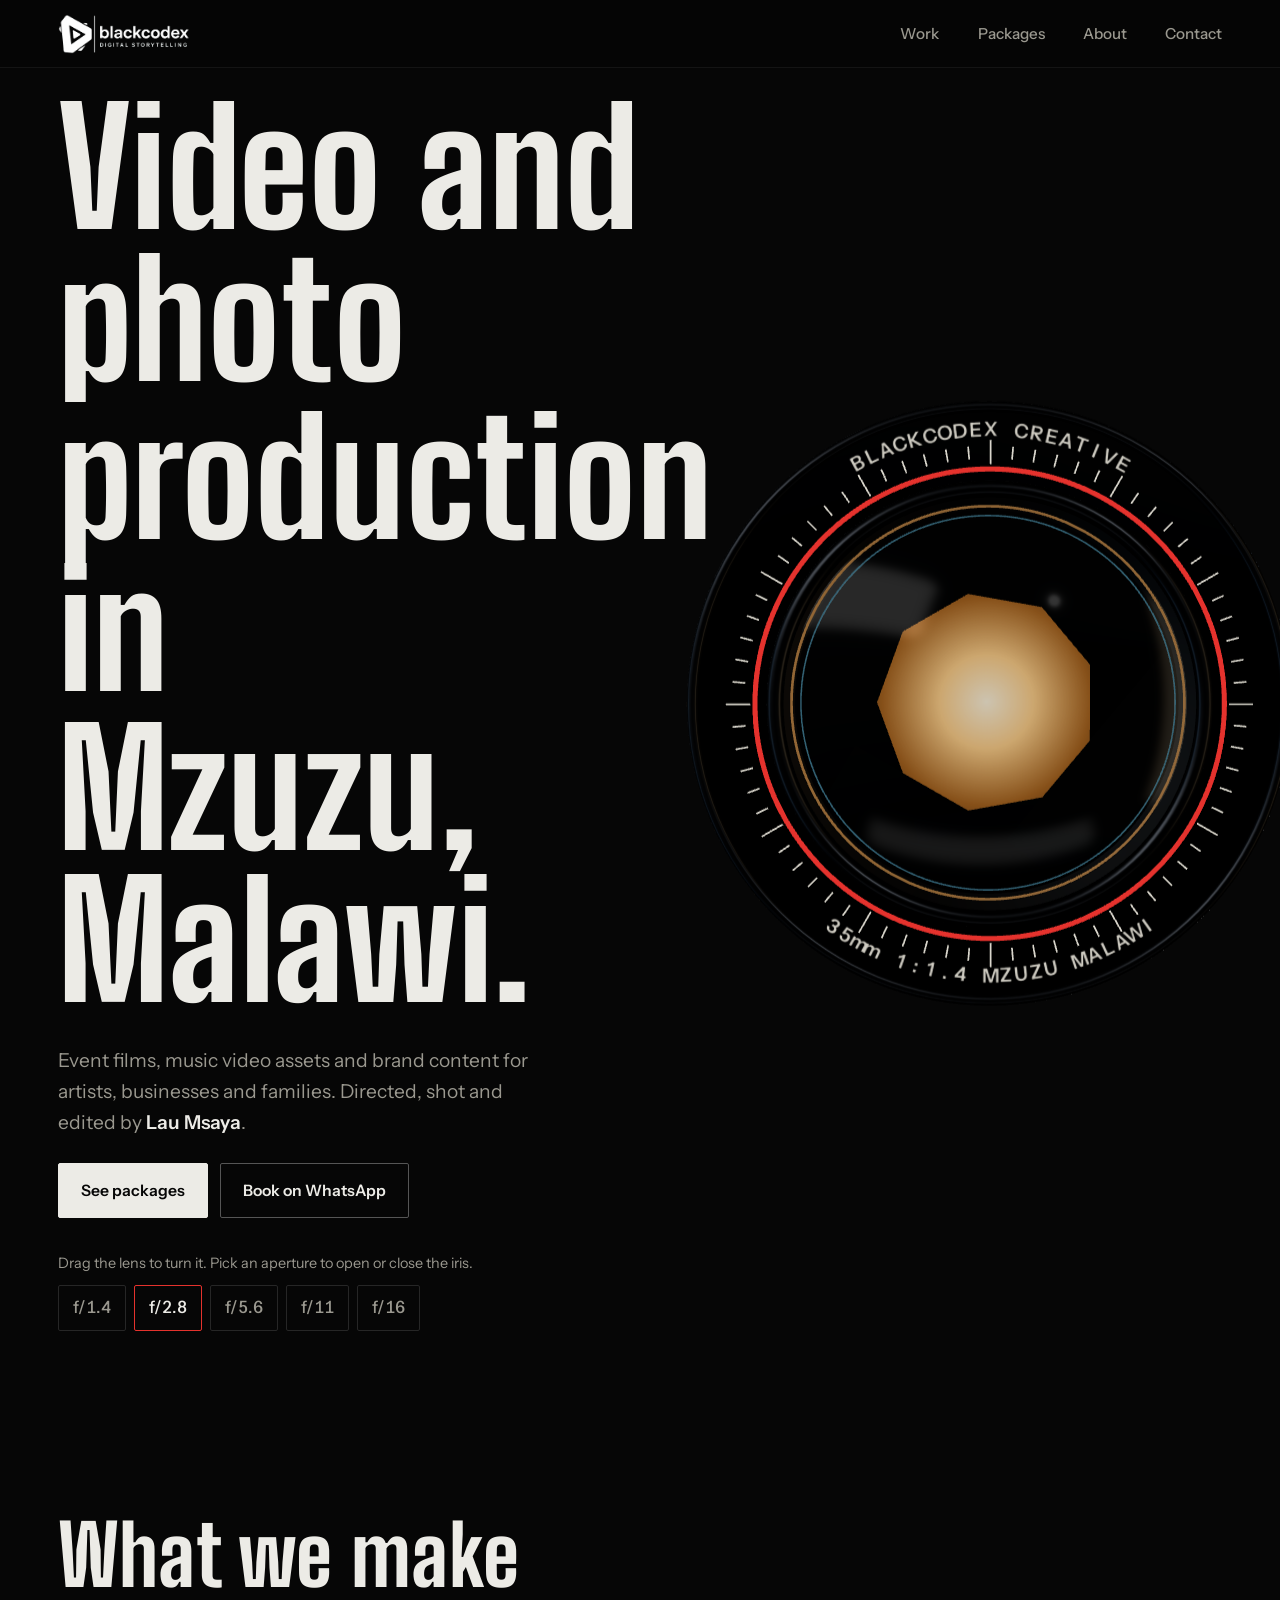
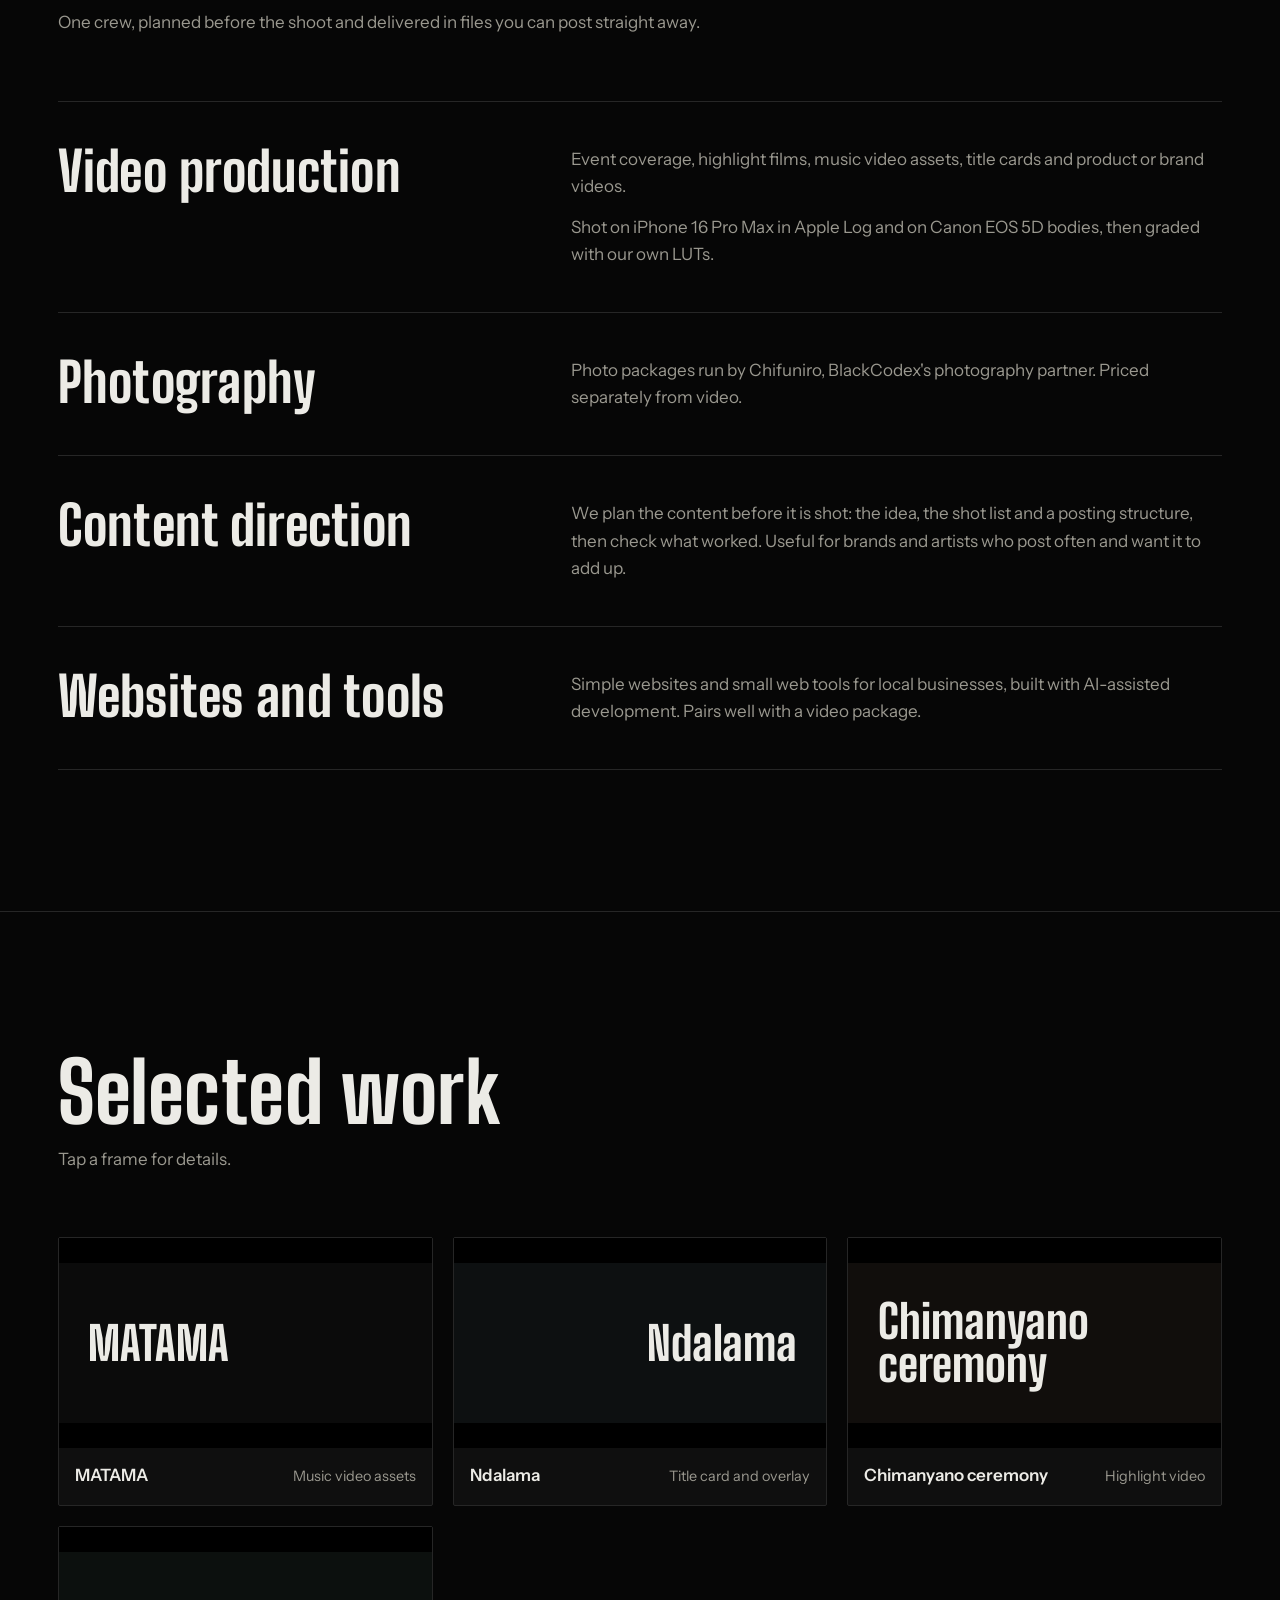
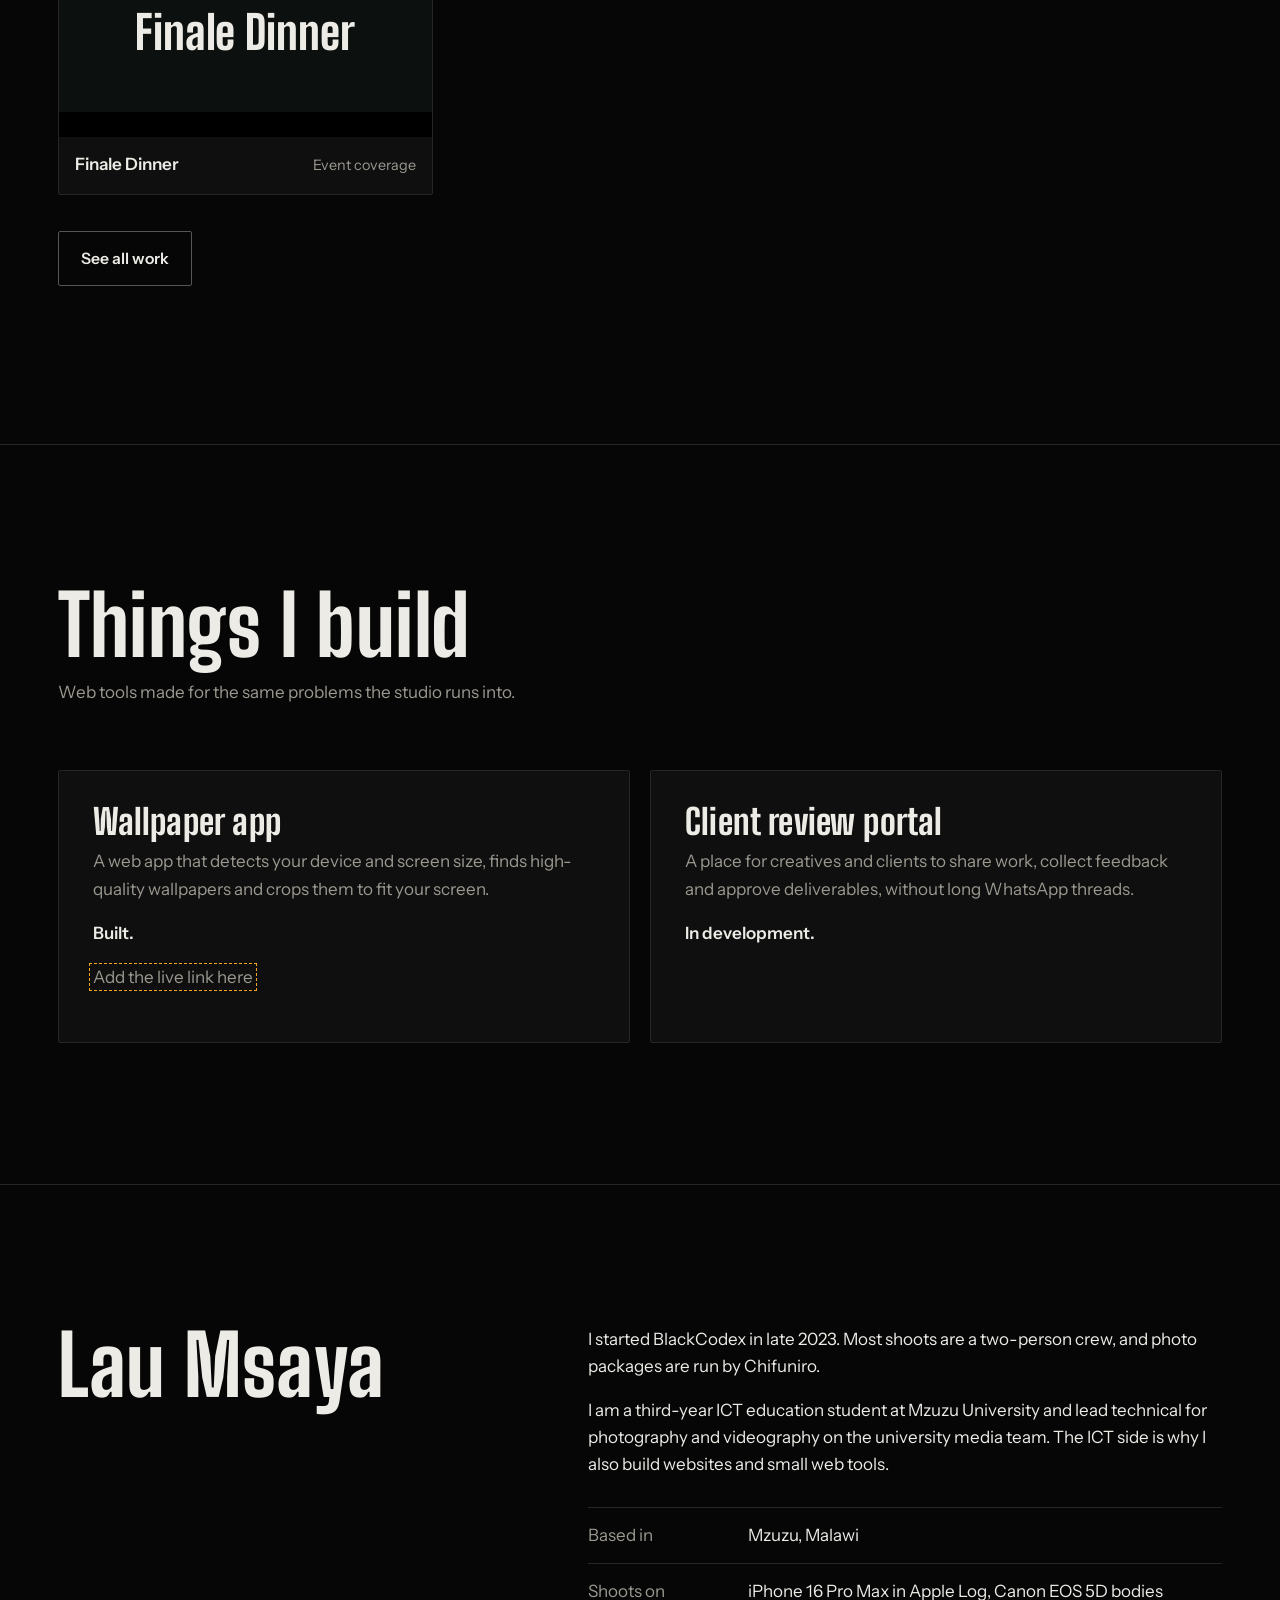
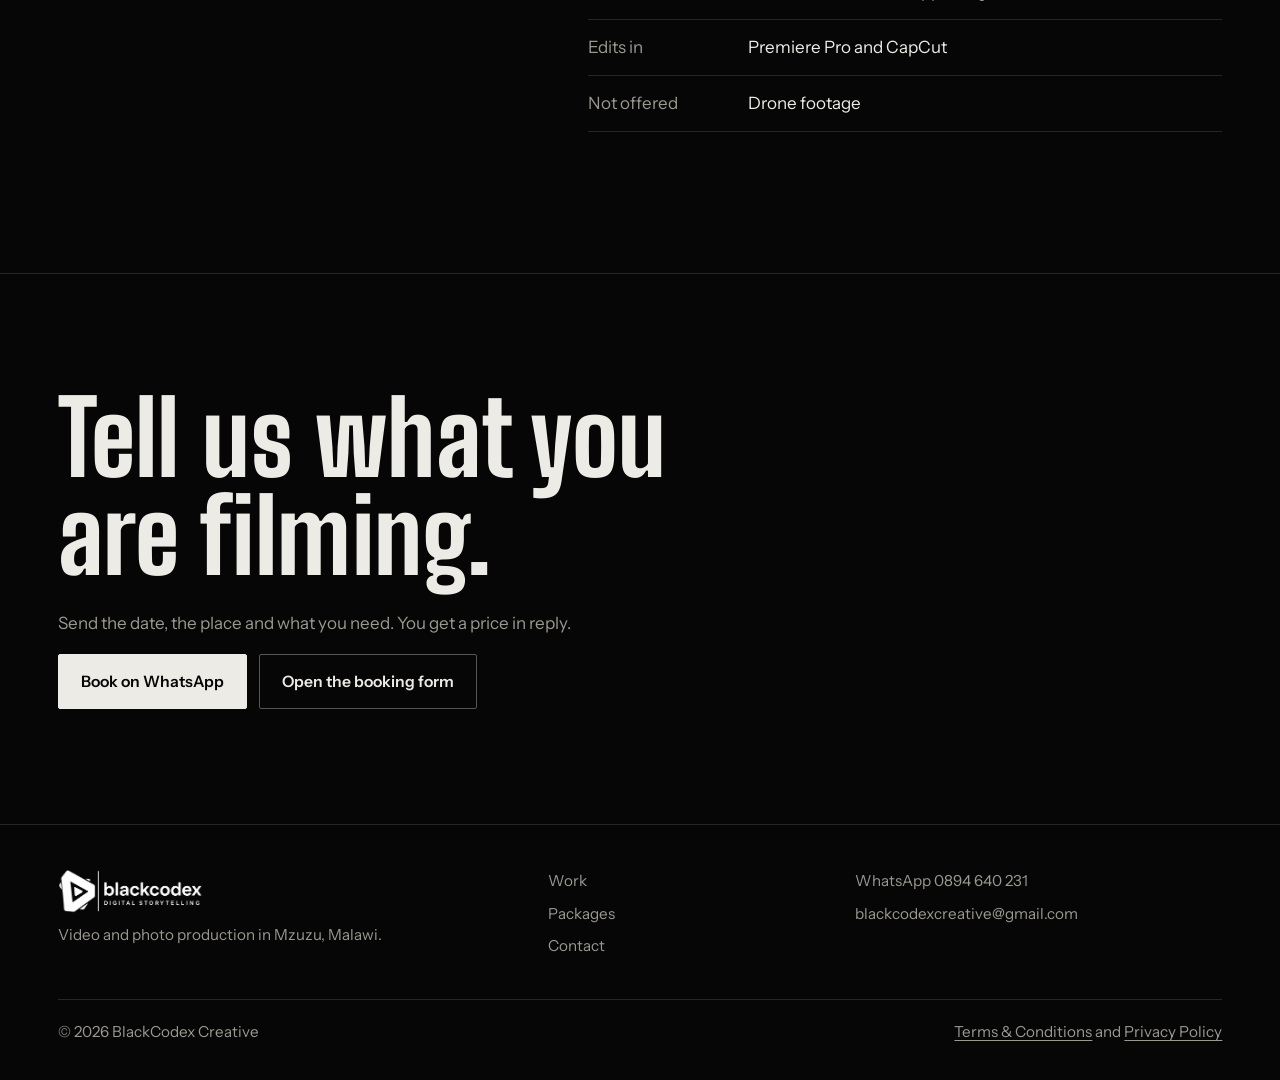
<file: index.html>
<!doctype html>
<html lang="en">
<head>
<meta charset="utf-8">
<meta name="viewport" content="width=device-width, initial-scale=1">
<title>BlackCodex Creative</title>
<meta name="description" content="Video and photo production in Mzuzu, Malawi. Event films, music video assets and brand content, directed, shot and edited by Lau Msaya.">
<meta http-equiv="Content-Security-Policy" content="default-src 'none'; script-src 'self'; style-src 'self'; img-src 'self' data:; font-src 'self'; connect-src 'self'; media-src 'self'; frame-src https://www.youtube-nocookie.com; base-uri 'none'; form-action 'none'; object-src 'none'">
<meta name="referrer" content="strict-origin-when-cross-origin">
<meta name="color-scheme" content="dark">
<meta name="theme-color" content="#060606">

<link rel="canonical" href="https://lau101-ui.github.io/BlackCodex-/index.html">
<link rel="icon" href="favicon-32.png" sizes="32x32" type="image/png">
<link rel="apple-touch-icon" href="apple-touch-icon.png">
<meta property="og:type" content="website">
<meta property="og:site_name" content="BlackCodex Creative">
<meta property="og:title" content="BlackCodex Creative">
<meta property="og:description" content="Video and photo production in Mzuzu, Malawi. Event films, music video assets and brand content, directed, shot and edited by Lau Msaya.">
<meta property="og:url" content="https://lau101-ui.github.io/BlackCodex-/index.html">
<meta property="og:image" content="https://lau101-ui.github.io/BlackCodex-/og.jpg">
<meta name="twitter:card" content="summary_large_image">
<link rel="preload" href="big-shoulders-display-latin-wght-normal.woff2" as="font" type="font/woff2" crossorigin>
<link rel="stylesheet" href="style.css">
<script type="module" src="main.js"></script>
</head>
<body>
<a class="skip" href="#main">Skip to content</a>
<header class="site-header">
<div class="wrap">
<a class="brand" href="index.html"><img src="logo-white.png" alt="BlackCodex Creative" width="137" height="40"></a>
<button class="menu-btn" type="button" aria-expanded="false" aria-controls="site-nav">Menu</button>
<nav id="site-nav" class="site-nav" aria-label="Main">
<ul>
<li><a href="work.html">Work</a></li>
<li><a href="packages.html">Packages</a></li>
<li><a href="index.html#about">About</a></li>
<li><a href="contact.html">Contact</a></li>
</ul>
</nav>
</div>
</header>
<main id="main">

<section class="hero" aria-labelledby="hero-title">
<div class="lens-wrap">
<svg class="lens-fallback" viewBox="-100 -100 200 200" aria-hidden="true" focusable="false"><defs><radialGradient id="lg"><stop offset="0" stop-color="#fff4dc"/><stop offset="0.35" stop-color="#ffd08a"/><stop offset="0.7" stop-color="#a8641f"/><stop offset="1" stop-color="#2a1608"/></radialGradient></defs><circle r="98" fill="#17181a" stroke="#2c2e31" stroke-width="1.5"/><circle r="86" fill="#0e0f10"/><circle r="82" fill="none" stroke="#e5322d" stroke-width="1.4"/><circle r="74" fill="#050505"/><circle r="60" fill="url(#lg)"/><path fill="#0b0c0d" fill-rule="evenodd" d="M0 -74A74 74 0 1 1 0 74A74 74 0 1 1 0 -74Z M0.00,-42.57 L27.36,-32.61 L41.92,-7.39 L36.86,21.28 L14.56,40.00 L-14.56,40.00 L-36.86,21.28 L-41.92,-7.39 L-27.36,-32.61 Z"/><g stroke="#232527" stroke-width="0.8" fill="none"><line x1="0.00" y1="-42.57" x2="38.68" y2="-63.09"/><line x1="27.36" y1="-32.61" x2="70.18" y2="-23.47"/><line x1="41.92" y1="-7.39" x2="68.84" y2="27.14"/><line x1="36.86" y1="21.28" x2="35.30" y2="65.04"/><line x1="14.56" y1="40.00" x2="-14.77" y2="72.51"/><line x1="-14.56" y1="40.00" x2="-57.92" y2="46.05"/><line x1="-36.86" y1="21.28" x2="-73.97" y2="-1.95"/><line x1="-41.92" y1="-7.39" x2="-55.41" y2="-49.05"/><line x1="-27.36" y1="-32.61" x2="-10.92" y2="-73.19"/></g><polygon points="0.00,-42.57 27.36,-32.61 41.92,-7.39 36.86,21.28 14.56,40.00 -14.56,40.00 -36.86,21.28 -41.92,-7.39 -27.36,-32.61" fill="none" stroke="#2a2c2e" stroke-width="0.8"/></svg>
<canvas id="lens-canvas" role="img" aria-label="Interactive 3D camera lens. Drag to turn it."></canvas>
</div>
<div class="wrap">
<h1 id="hero-title" class="hero-title"><span class="line"><span>Video and photo</span></span> <span class="line"><span>production in</span></span> <span class="line"><span>Mzuzu, Malawi.</span></span></h1>
<p class="hero-lede">Event films, music video assets and brand content for artists, businesses and families. Directed, shot and edited by <strong>Lau Msaya</strong>.</p>
<div class="actions">
<a class="btn" href="packages.html">See packages</a>
<a class="btn btn-ghost" href="https://wa.me/265894640231?text=Hello%20BlackCodex%20Creative%2C%20I%20would%20like%20to%20book%20a%20shoot." rel="noopener noreferrer">Book on WhatsApp</a>
</div>
<div class="stops">
<p class="stops-label" id="stops-label">Drag the lens to turn it. Pick an aperture to open or close the iris.</p>
<div class="stops-row" role="group" aria-labelledby="stops-label"><button type="button" data-stop="1.4" aria-pressed="false">f/1.4</button><button type="button" data-stop="2.8" aria-pressed="true">f/2.8</button><button type="button" data-stop="5.6" aria-pressed="false">f/5.6</button><button type="button" data-stop="11" aria-pressed="false">f/11</button><button type="button" data-stop="16" aria-pressed="false">f/16</button></div>
</div>
</div>
</section>

<section class="section" id="services" aria-labelledby="services-title">
<div class="wrap">
<div class="section-head">
<h2 id="services-title">What we make</h2>
<p>One crew, planned before the shoot and delivered in files you can post straight away.</p>
</div>
<div class="rows">
<article class="row">
<h3>Video production</h3>
<div>
<p>Event coverage, highlight films, music video assets, title cards and product or brand videos.</p>
<p>Shot on iPhone 16 Pro Max in Apple Log and on Canon EOS 5D bodies, then graded with our own LUTs.</p>
</div>
</article>
<article class="row">
<h3>Photography</h3>
<div><p>Photo packages run by Chifuniro, BlackCodex's photography partner. Priced separately from video.</p></div>
</article>
<article class="row">
<h3>Content direction</h3>
<div><p>We plan the content before it is shot: the idea, the shot list and a posting structure, then check what worked. Useful for brands and artists who post often and want it to add up.</p></div>
</article>
<article class="row">
<h3>Websites and tools</h3>
<div><p>Simple websites and small web tools for local businesses, built with AI-assisted development. Pairs well with a video package.</p></div>
</article>
</div>
</div>
</section>

<section class="section" id="work" aria-labelledby="work-title">
<div class="wrap">
<div class="section-head">
<h2 id="work-title">Selected work</h2>
<p>Tap a frame for details.</p>
</div>
<ul class="frames">
<li><button class="frame" type="button" data-project="matama" data-title="MATAMA" data-type="Music video assets" data-desc="Title card and a full asset suite for the track MATAMA by Trapizo and Grandson, produced under VØ Records." data-video="">
<span class="frame-art" data-tone="a" data-align="left"><span class="frame-title">MATAMA</span></span>
<span class="frame-cap"><strong>MATAMA</strong><span>Music video assets</span></span>
</button></li>
<li><button class="frame" type="button" data-project="ndalama" data-title="Ndalama" data-type="Title card and overlay" data-desc="Music video title card and a transparent overlay for Ndalama by Stag C, produced for VØ Records." data-video="">
<span class="frame-art" data-tone="b" data-align="right"><span class="frame-title">Ndalama</span></span>
<span class="frame-cap"><strong>Ndalama</strong><span>Title card and overlay</span></span>
</button></li>
<li><button class="frame" type="button" data-project="chimanyano" data-title="Chimanyano ceremony" data-type="Highlight video" data-desc="A highlight video of a Chimanyano ceremony." data-video="">
<span class="frame-art" data-tone="c" data-align="left"><span class="frame-title">Chimanyano ceremony</span></span>
<span class="frame-cap"><strong>Chimanyano ceremony</strong><span>Highlight video</span></span>
</button></li>
<li><button class="frame" type="button" data-project="finale-dinner" data-title="Finale Dinner" data-type="Event coverage" data-desc="Event coverage of the Mzuzu University Finale Dinner, delivered as a content package." data-video="">
<span class="frame-art" data-tone="d" data-align="center"><span class="frame-title">Finale Dinner</span></span>
<span class="frame-cap"><strong>Finale Dinner</strong><span>Event coverage</span></span>
</button></li>
</ul>
<p class="more"><a class="btn btn-ghost" href="work.html">See all work</a></p>
</div>
</section>

<section class="section" id="builds" aria-labelledby="builds-title">
<div class="wrap">
<div class="section-head">
<h2 id="builds-title">Things I build</h2>
<p>Web tools made for the same problems the studio runs into.</p>
</div>
<div class="builds">
<article class="build">
<h3>Wallpaper app</h3>
<p>A web app that detects your device and screen size, finds high-quality wallpapers and crops them to fit your screen.</p>
<p class="status">Built.</p>
<p><span class="todo">Add the live link here</span></p>
</article>
<article class="build">
<h3>Client review portal</h3>
<p>A place for creatives and clients to share work, collect feedback and approve deliverables, without long WhatsApp threads.</p>
<p class="status">In development.</p>
</article>
</div>
</div>
</section>

<section class="section" id="about" aria-labelledby="about-title">
<div class="wrap about">
<div>
<h2 id="about-title">Lau Msaya</h2>
</div>
<div>
<p>I started BlackCodex in late 2023. Most shoots are a two-person crew, and photo packages are run by Chifuniro.</p>
<p>I am a third-year ICT education student at Mzuzu University and lead technical for photography and videography on the university media team. The ICT side is why I also build websites and small web tools.</p>
<ul class="facts">
<li><span>Based in</span><span>Mzuzu, Malawi</span></li>
<li><span>Shoots on</span><span>iPhone 16 Pro Max in Apple Log, Canon EOS 5D bodies</span></li>
<li><span>Edits in</span><span>Premiere Pro and CapCut</span></li>
<li><span>Not offered</span><span>Drone footage</span></li>
</ul>
</div>
</div>
</section>

<section class="cta" aria-labelledby="cta-title">
<div class="wrap">
<h2 id="cta-title">Tell us what you are filming.</h2>
<p class="note">Send the date, the place and what you need. You get a price in reply.</p>
<div class="actions">
<a class="btn" href="https://wa.me/265894640231?text=Hello%20BlackCodex%20Creative%2C%20I%20would%20like%20to%20book%20a%20shoot." rel="noopener noreferrer">Book on WhatsApp</a>
<a class="btn btn-ghost" href="contact.html">Open the booking form</a>
</div>
</div>
</section>

</main>
<dialog id="project-dialog" aria-labelledby="dlg-title">
<h2 id="dlg-title" data-dialog-title></h2>
<p class="type" data-dialog-type></p>
<div data-dialog-video></div>
<p data-dialog-desc></p>
<div class="actions">
<a class="btn" href="contact.html">Book something similar</a>
<button class="btn btn-ghost" type="button" data-dialog-close>Close</button>
</div>
</dialog>
<footer class="site-footer">
<div class="wrap">
<div class="foot">
<div>
<a class="brand" href="index.html"><img src="logo-white.png" alt="BlackCodex Creative" width="150" height="44"></a>
<p>Video and photo production in Mzuzu, Malawi.</p>
</div>
<div>
<ul>
<li><a href="work.html">Work</a></li>
<li><a href="packages.html">Packages</a></li>
<li><a href="contact.html">Contact</a></li>
</ul>
</div>
<div>
<ul>
<li><a href="https://wa.me/265894640231?text=Hello%20BlackCodex%20Creative%2C%20I%20would%20like%20to%20book%20a%20shoot." rel="noopener noreferrer">WhatsApp 0894 640 231</a></li>
<li><a href="mailto:blackcodexcreative@gmail.com">blackcodexcreative@gmail.com</a></li>
</ul>
</div>
</div>
<div class="legal-line">
<span>&copy; <span data-year>2026</span> BlackCodex Creative</span>
<span><a href="terms.html">Terms &amp; Conditions</a> and <a href="privacy.html">Privacy Policy</a></span>
</div>
</div>
</footer>
</body>
</html>
</file>
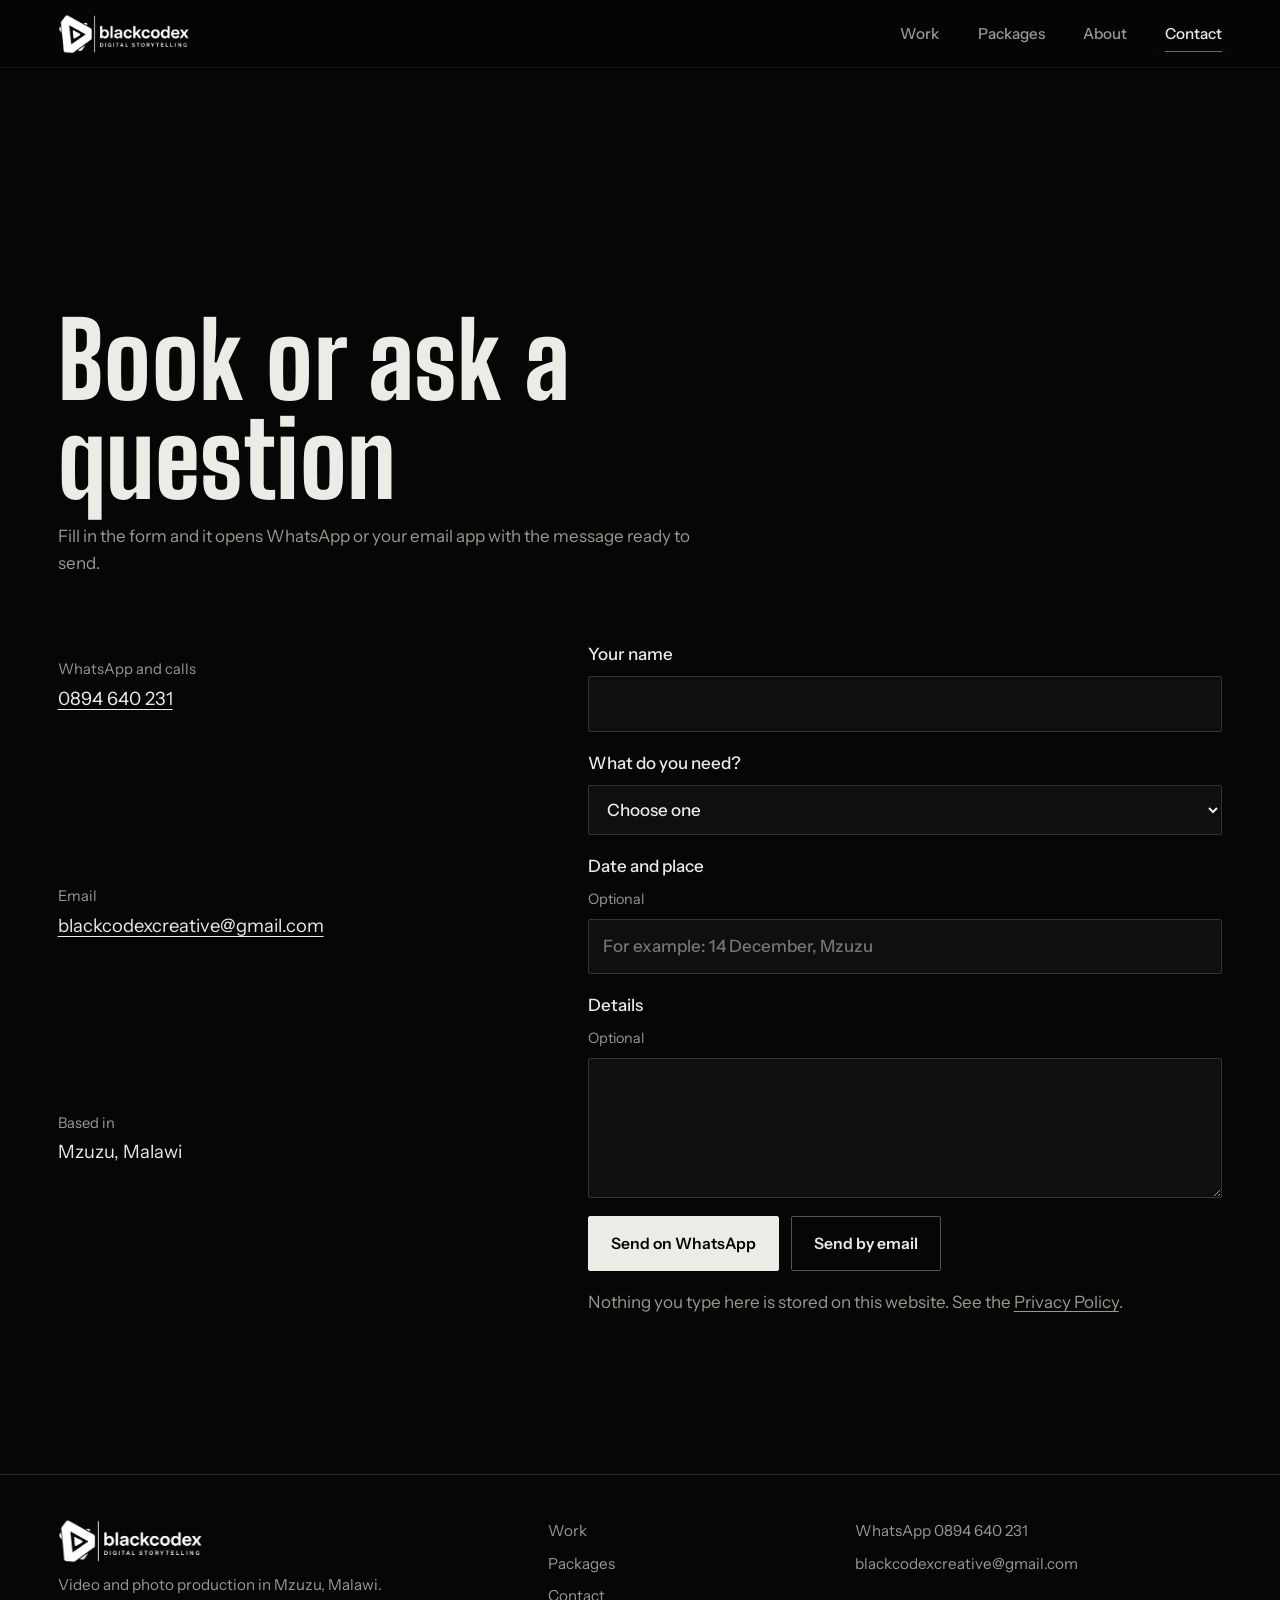
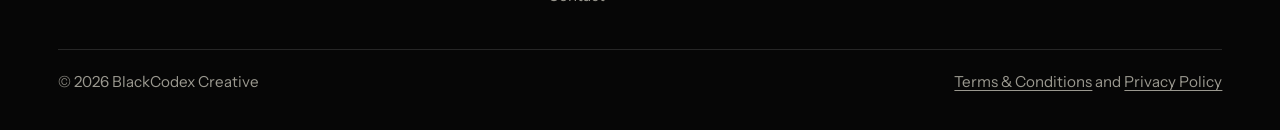
<file: contact.html>
<!doctype html>
<html lang="en">
<head>
<meta charset="utf-8">
<meta name="viewport" content="width=device-width, initial-scale=1">
<title>Book or ask a question | BlackCodex Creative</title>
<meta name="description" content="Book BlackCodex Creative on WhatsApp or email. Video and photo production in Mzuzu, Malawi.">
<meta http-equiv="Content-Security-Policy" content="default-src 'none'; script-src 'self'; style-src 'self'; img-src 'self' data:; font-src 'self'; connect-src 'self'; media-src 'self'; frame-src https://www.youtube-nocookie.com; base-uri 'none'; form-action 'none'; object-src 'none'">
<meta name="referrer" content="strict-origin-when-cross-origin">
<meta name="color-scheme" content="dark">
<meta name="theme-color" content="#060606">

<link rel="canonical" href="https://lau101-ui.github.io/BlackCodex-/contact.html">
<link rel="icon" href="favicon-32.png" sizes="32x32" type="image/png">
<link rel="apple-touch-icon" href="apple-touch-icon.png">
<meta property="og:type" content="website">
<meta property="og:site_name" content="BlackCodex Creative">
<meta property="og:title" content="Book or ask a question | BlackCodex Creative">
<meta property="og:description" content="Book BlackCodex Creative on WhatsApp or email. Video and photo production in Mzuzu, Malawi.">
<meta property="og:url" content="https://lau101-ui.github.io/BlackCodex-/contact.html">
<meta property="og:image" content="https://lau101-ui.github.io/BlackCodex-/og.jpg">
<meta name="twitter:card" content="summary_large_image">
<link rel="preload" href="big-shoulders-display-latin-wght-normal.woff2" as="font" type="font/woff2" crossorigin>
<link rel="stylesheet" href="style.css">
<script type="module" src="main.js"></script>
</head>
<body>
<a class="skip" href="#main">Skip to content</a>
<header class="site-header">
<div class="wrap">
<a class="brand" href="index.html"><img src="logo-white.png" alt="BlackCodex Creative" width="137" height="40"></a>
<button class="menu-btn" type="button" aria-expanded="false" aria-controls="site-nav">Menu</button>
<nav id="site-nav" class="site-nav" aria-label="Main">
<ul>
<li><a href="work.html">Work</a></li>
<li><a href="packages.html">Packages</a></li>
<li><a href="index.html#about">About</a></li>
<li><a href="contact.html" aria-current="page">Contact</a></li>
</ul>
</nav>
</div>
</header>
<main id="main">
<div class="page-top">
<section class="section" aria-labelledby="ct-title">
<div class="wrap">
<div class="section-head">
<h1 id="ct-title" class="page-title">Book or ask a question</h1>
<p>Fill in the form and it opens WhatsApp or your email app with the message ready to send.</p>
</div>
<div class="contact-grid">
<dl class="contact-list">
<div><dt>WhatsApp and calls</dt><dd><a href="https://wa.me/265894640231?text=Hello%20BlackCodex%20Creative%2C%20I%20would%20like%20to%20book%20a%20shoot." rel="noopener noreferrer">0894 640 231</a></dd></div>
<div><dt>Email</dt><dd><a href="mailto:blackcodexcreative@gmail.com">blackcodexcreative@gmail.com</a></dd></div>
<div><dt>Based in</dt><dd>Mzuzu, Malawi</dd></div>
</dl>
<form id="booking-form" autocomplete="on">
<label>Your name
<input name="name" type="text" required maxlength="80" autocomplete="name">
</label>
<label>What do you need?
<select name="need" required>
<option value="" selected disabled>Choose one</option>
<option>Event coverage</option>
<option>Music video or title cards</option>
<option>Brand or product video</option>
<option>Photography</option>
<option>Website or web tool</option>
<option>Something else</option>
</select>
</label>
<label>Date and place <span class="hint">Optional</span>
<input name="when" type="text" maxlength="120" placeholder="For example: 14 December, Mzuzu">
</label>
<label>Details <span class="hint">Optional</span>
<textarea name="details" maxlength="800"></textarea>
</label>
<div class="actions">
<button class="btn" type="submit">Send on WhatsApp</button>
<button class="btn btn-ghost" type="button" data-send-email>Send by email</button>
</div>
<p class="note">Nothing you type here is stored on this website. See the <a href="privacy.html">Privacy Policy</a>.</p>
</form>
</div>
</div>
</section>
</div>
</main>
<footer class="site-footer">
<div class="wrap">
<div class="foot">
<div>
<a class="brand" href="index.html"><img src="logo-white.png" alt="BlackCodex Creative" width="150" height="44"></a>
<p>Video and photo production in Mzuzu, Malawi.</p>
</div>
<div>
<ul>
<li><a href="work.html">Work</a></li>
<li><a href="packages.html">Packages</a></li>
<li><a href="contact.html">Contact</a></li>
</ul>
</div>
<div>
<ul>
<li><a href="https://wa.me/265894640231?text=Hello%20BlackCodex%20Creative%2C%20I%20would%20like%20to%20book%20a%20shoot." rel="noopener noreferrer">WhatsApp 0894 640 231</a></li>
<li><a href="mailto:blackcodexcreative@gmail.com">blackcodexcreative@gmail.com</a></li>
</ul>
</div>
</div>
<div class="legal-line">
<span>&copy; <span data-year>2026</span> BlackCodex Creative</span>
<span><a href="terms.html">Terms &amp; Conditions</a> and <a href="privacy.html">Privacy Policy</a></span>
</div>
</div>
</footer>
</body>
</html>
</file>
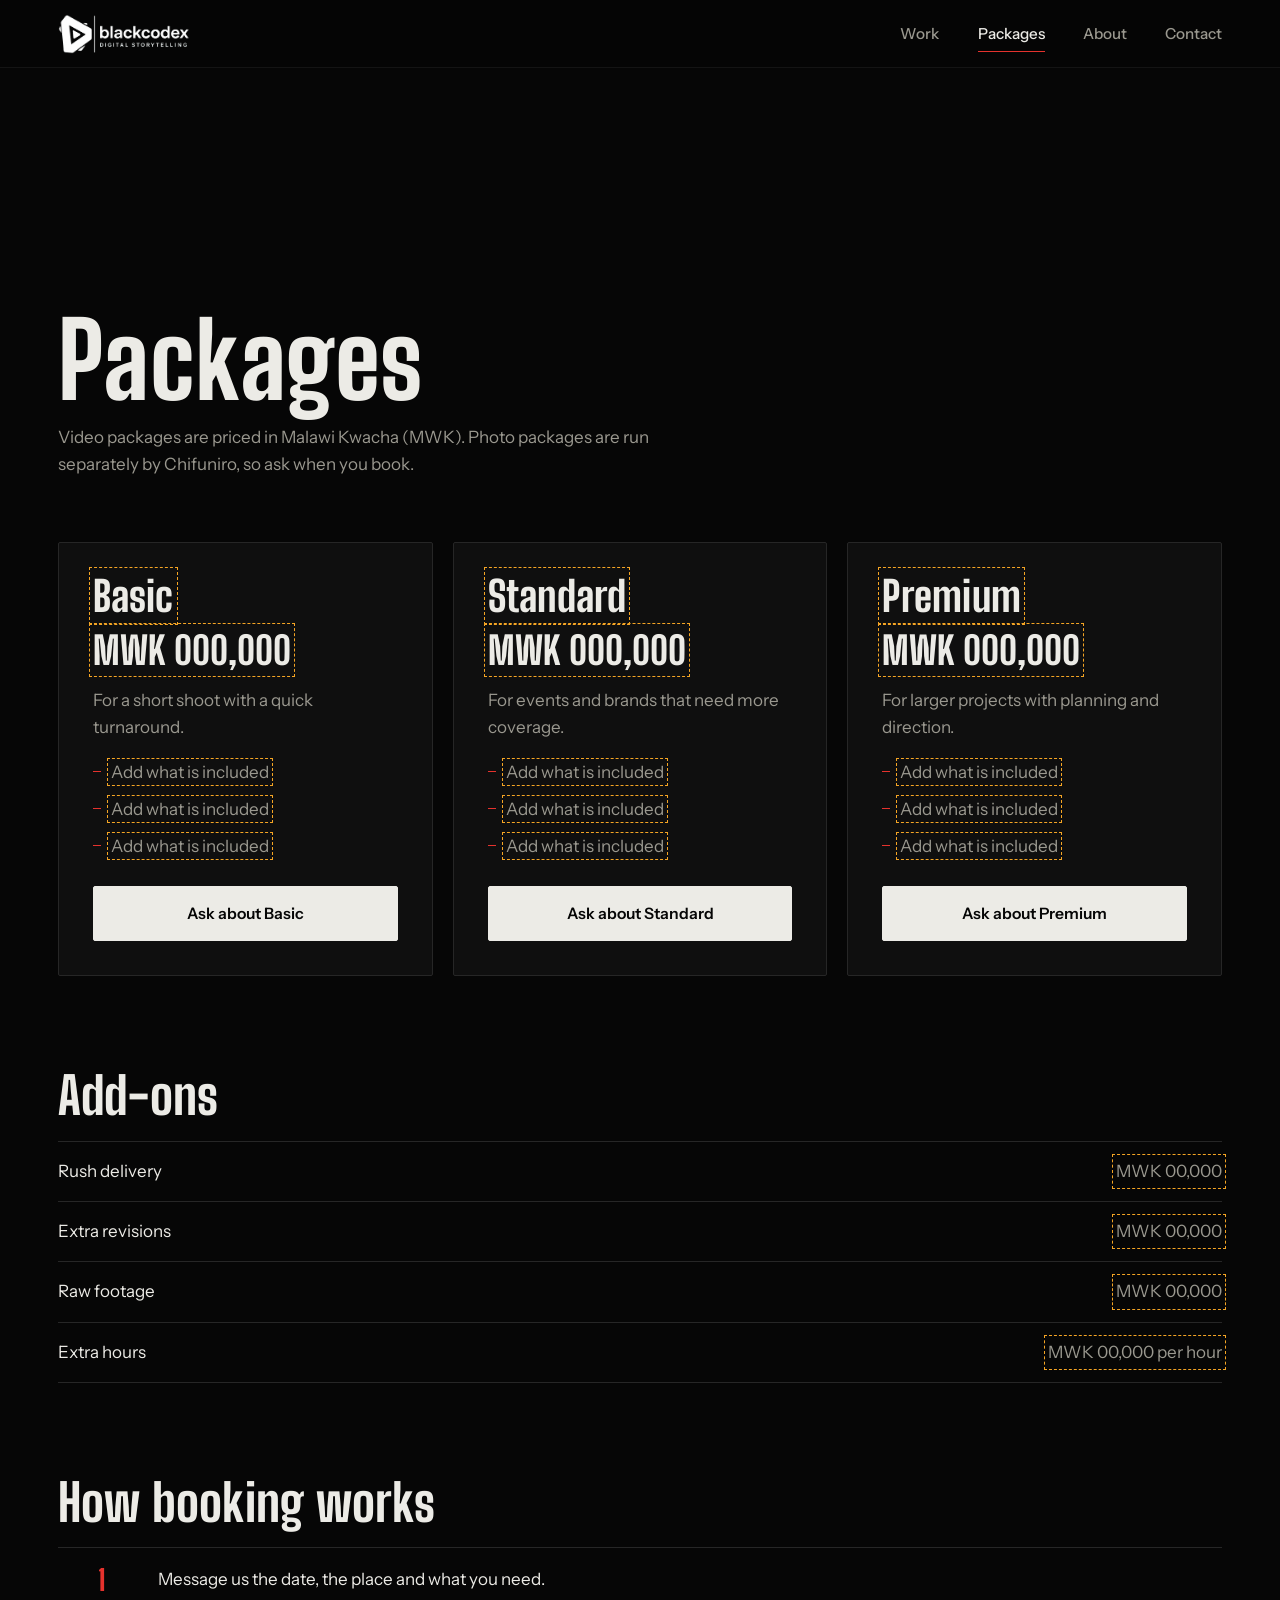
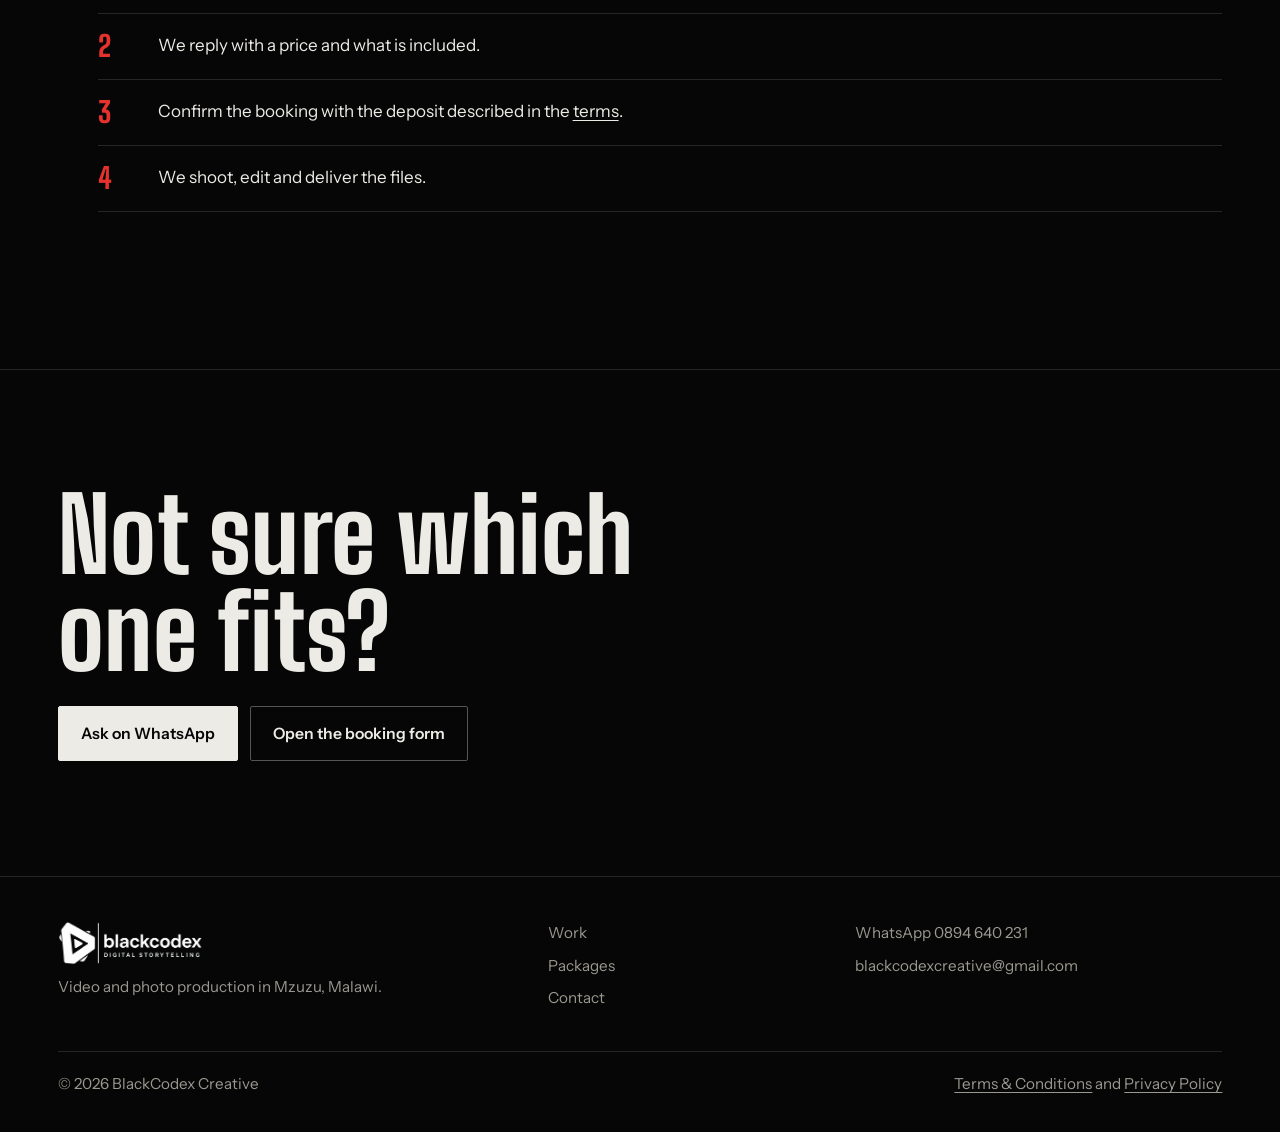
<file: packages.html>
<!doctype html>
<html lang="en">
<head>
<meta charset="utf-8">
<meta name="viewport" content="width=device-width, initial-scale=1">
<title>Packages | BlackCodex Creative</title>
<meta name="description" content="BlackCodex Creative video packages, add-ons and how booking works. Prices in Malawi Kwacha.">
<meta http-equiv="Content-Security-Policy" content="default-src 'none'; script-src 'self'; style-src 'self'; img-src 'self' data:; font-src 'self'; connect-src 'self'; media-src 'self'; frame-src https://www.youtube-nocookie.com; base-uri 'none'; form-action 'none'; object-src 'none'">
<meta name="referrer" content="strict-origin-when-cross-origin">
<meta name="color-scheme" content="dark">
<meta name="theme-color" content="#060606">

<link rel="canonical" href="https://lau101-ui.github.io/BlackCodex-/packages.html">
<link rel="icon" href="favicon-32.png" sizes="32x32" type="image/png">
<link rel="apple-touch-icon" href="apple-touch-icon.png">
<meta property="og:type" content="website">
<meta property="og:site_name" content="BlackCodex Creative">
<meta property="og:title" content="Packages | BlackCodex Creative">
<meta property="og:description" content="BlackCodex Creative video packages, add-ons and how booking works. Prices in Malawi Kwacha.">
<meta property="og:url" content="https://lau101-ui.github.io/BlackCodex-/packages.html">
<meta property="og:image" content="https://lau101-ui.github.io/BlackCodex-/og.jpg">
<meta name="twitter:card" content="summary_large_image">
<link rel="preload" href="big-shoulders-display-latin-wght-normal.woff2" as="font" type="font/woff2" crossorigin>
<link rel="stylesheet" href="style.css">
<script type="module" src="main.js"></script>
</head>
<body>
<a class="skip" href="#main">Skip to content</a>
<header class="site-header">
<div class="wrap">
<a class="brand" href="index.html"><img src="logo-white.png" alt="BlackCodex Creative" width="137" height="40"></a>
<button class="menu-btn" type="button" aria-expanded="false" aria-controls="site-nav">Menu</button>
<nav id="site-nav" class="site-nav" aria-label="Main">
<ul>
<li><a href="work.html">Work</a></li>
<li><a href="packages.html" aria-current="page">Packages</a></li>
<li><a href="index.html#about">About</a></li>
<li><a href="contact.html">Contact</a></li>
</ul>
</nav>
</div>
</header>
<main id="main">
<div class="page-top">
<section class="section" aria-labelledby="pk-title">
<div class="wrap">
<div class="section-head">
<h1 id="pk-title" class="page-title">Packages</h1>
<p>Video packages are priced in Malawi Kwacha (MWK). Photo packages are run separately by Chifuniro, so ask when you book.</p>
</div>
<div class="tiers">
<article class="tier">
<h3><span class="todo">Basic</span></h3>
<p class="price"><span class="todo">MWK 000,000</span></p>
<p class="note">For a short shoot with a quick turnaround.</p>
<ul>
<li><span class="todo">Add what is included</span></li>
<li><span class="todo">Add what is included</span></li>
<li><span class="todo">Add what is included</span></li>
</ul>
<a class="btn" href="contact.html">Ask about Basic</a>
</article>
<article class="tier">
<h3><span class="todo">Standard</span></h3>
<p class="price"><span class="todo">MWK 000,000</span></p>
<p class="note">For events and brands that need more coverage.</p>
<ul>
<li><span class="todo">Add what is included</span></li>
<li><span class="todo">Add what is included</span></li>
<li><span class="todo">Add what is included</span></li>
</ul>
<a class="btn" href="contact.html">Ask about Standard</a>
</article>
<article class="tier">
<h3><span class="todo">Premium</span></h3>
<p class="price"><span class="todo">MWK 000,000</span></p>
<p class="note">For larger projects with planning and direction.</p>
<ul>
<li><span class="todo">Add what is included</span></li>
<li><span class="todo">Add what is included</span></li>
<li><span class="todo">Add what is included</span></li>
</ul>
<a class="btn" href="contact.html">Ask about Premium</a>
</article>
</div>

<h2 class="subhead">Add-ons</h2>
<ul class="addons">
<li><span>Rush delivery</span><span class="todo">MWK 00,000</span></li>
<li><span>Extra revisions</span><span class="todo">MWK 00,000</span></li>
<li><span>Raw footage</span><span class="todo">MWK 00,000</span></li>
<li><span>Extra hours</span><span class="todo">MWK 00,000 per hour</span></li>
</ul>

<h2 class="subhead">How booking works</h2>
<ol class="steps">
<li><span>Message us the date, the place and what you need.</span></li>
<li><span>We reply with a price and what is included.</span></li>
<li><span>Confirm the booking with the deposit described in the <a href="terms.html">terms</a>.</span></li>
<li><span>We shoot, edit and deliver the files.</span></li>
</ol>
</div>
</section>
</div>
<section class="cta" aria-labelledby="cta-title">
<div class="wrap">
<h2 id="cta-title">Not sure which one fits?</h2>
<div class="actions">
<a class="btn" href="https://wa.me/265894640231?text=Hello%20BlackCodex%20Creative%2C%20I%20would%20like%20to%20book%20a%20shoot." rel="noopener noreferrer">Ask on WhatsApp</a>
<a class="btn btn-ghost" href="contact.html">Open the booking form</a>
</div>
</div>
</section>
</main>
<footer class="site-footer">
<div class="wrap">
<div class="foot">
<div>
<a class="brand" href="index.html"><img src="logo-white.png" alt="BlackCodex Creative" width="150" height="44"></a>
<p>Video and photo production in Mzuzu, Malawi.</p>
</div>
<div>
<ul>
<li><a href="work.html">Work</a></li>
<li><a href="packages.html">Packages</a></li>
<li><a href="contact.html">Contact</a></li>
</ul>
</div>
<div>
<ul>
<li><a href="https://wa.me/265894640231?text=Hello%20BlackCodex%20Creative%2C%20I%20would%20like%20to%20book%20a%20shoot." rel="noopener noreferrer">WhatsApp 0894 640 231</a></li>
<li><a href="mailto:blackcodexcreative@gmail.com">blackcodexcreative@gmail.com</a></li>
</ul>
</div>
</div>
<div class="legal-line">
<span>&copy; <span data-year>2026</span> BlackCodex Creative</span>
<span><a href="terms.html">Terms &amp; Conditions</a> and <a href="privacy.html">Privacy Policy</a></span>
</div>
</div>
</footer>
</body>
</html>
</file>
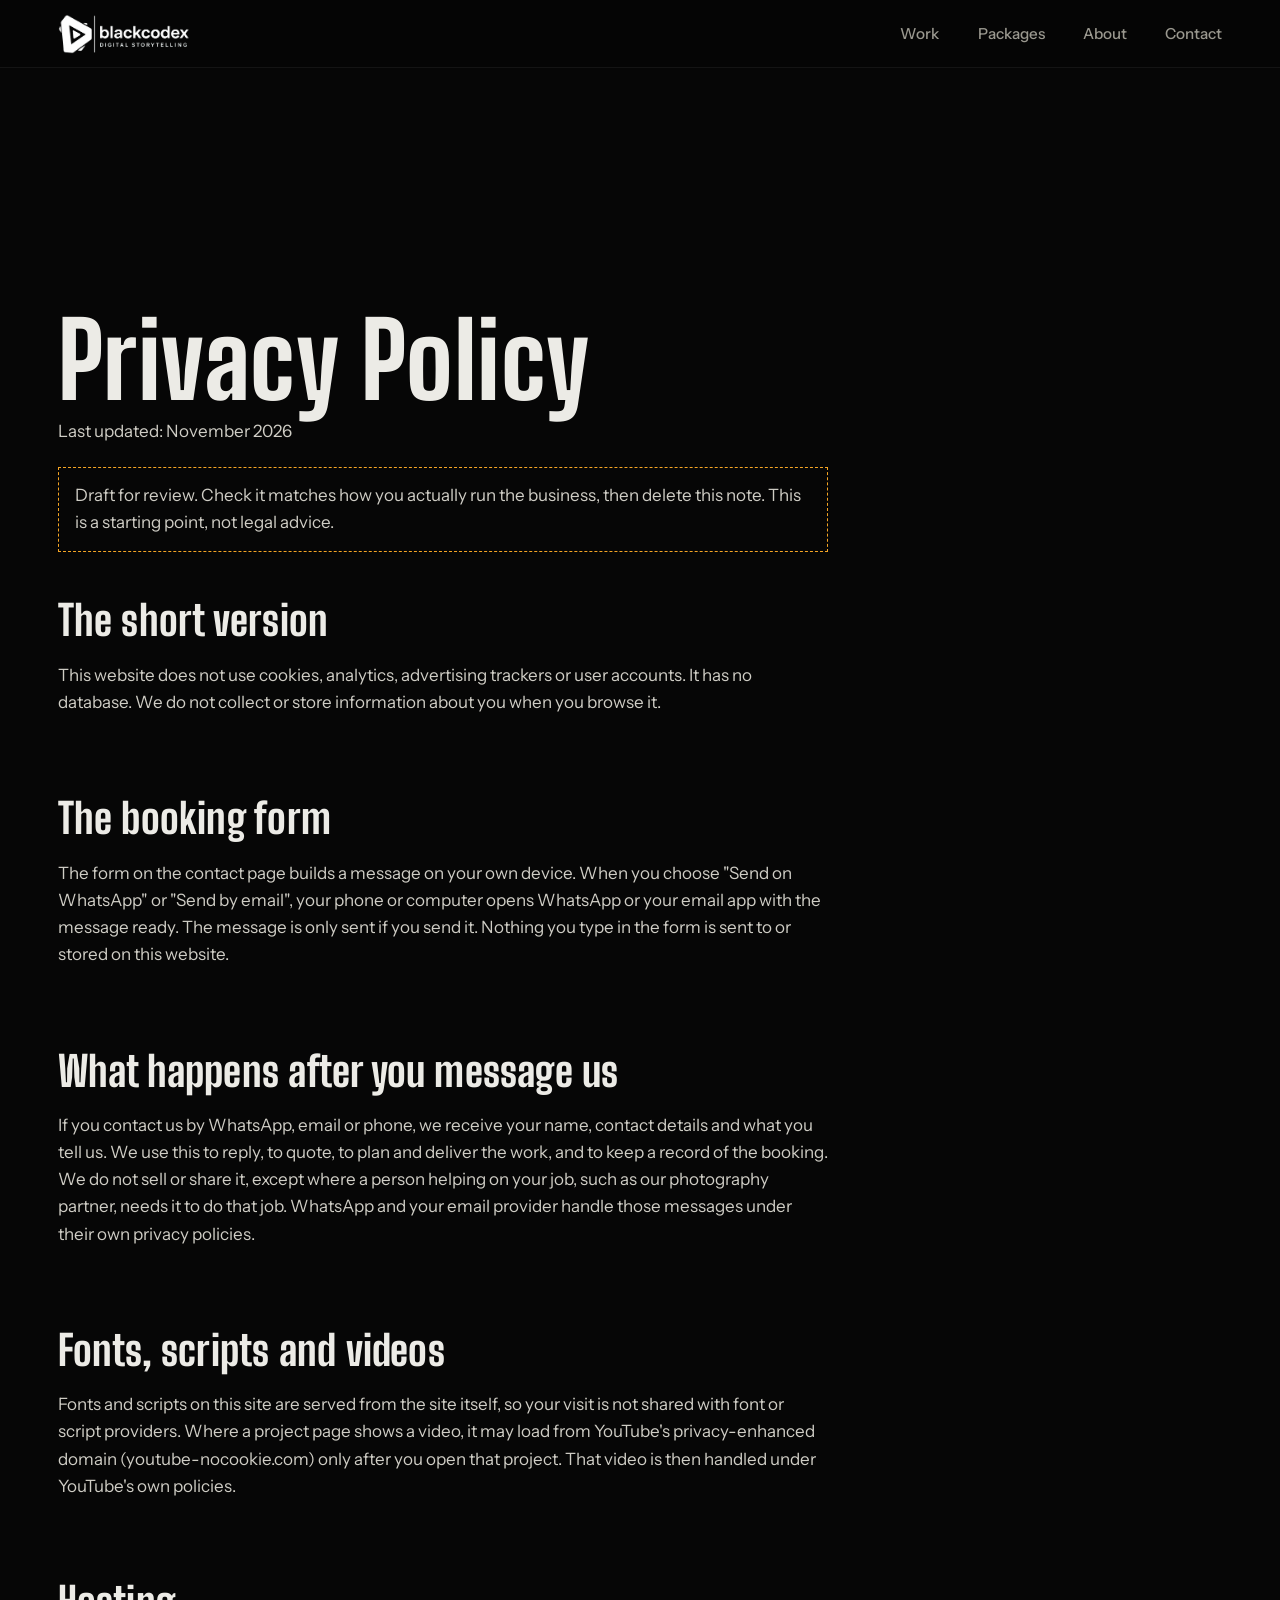
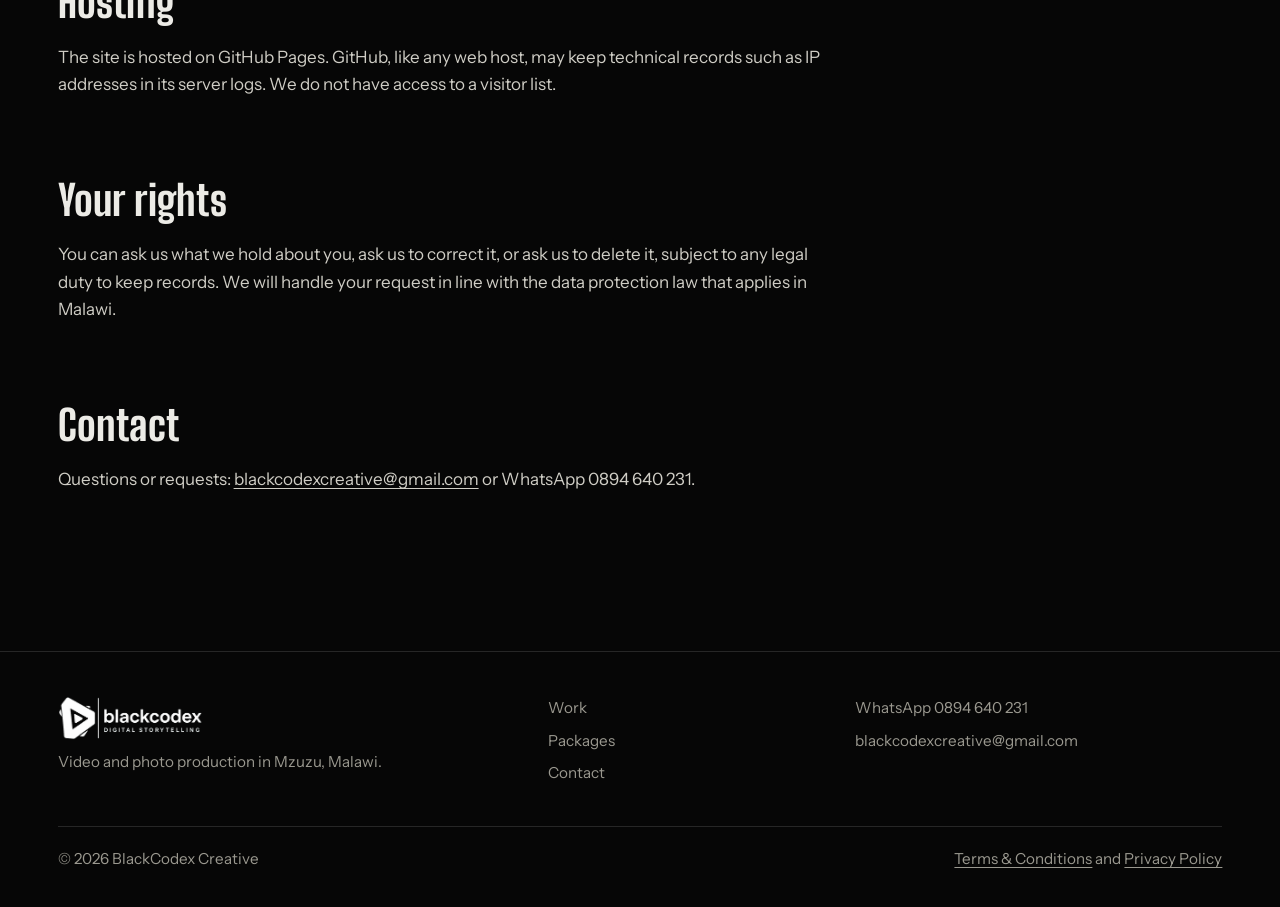
<file: privacy.html>
<!doctype html>
<html lang="en">
<head>
<meta charset="utf-8">
<meta name="viewport" content="width=device-width, initial-scale=1">
<title>Privacy Policy | BlackCodex Creative</title>
<meta name="description" content="How the BlackCodex Creative website handles your information. Short version: it does not collect any.">
<meta http-equiv="Content-Security-Policy" content="default-src 'none'; script-src 'self'; style-src 'self'; img-src 'self' data:; font-src 'self'; connect-src 'self'; media-src 'self'; frame-src https://www.youtube-nocookie.com; base-uri 'none'; form-action 'none'; object-src 'none'">
<meta name="referrer" content="strict-origin-when-cross-origin">
<meta name="color-scheme" content="dark">
<meta name="theme-color" content="#060606">

<link rel="canonical" href="https://lau101-ui.github.io/BlackCodex-/privacy.html">
<link rel="icon" href="favicon-32.png" sizes="32x32" type="image/png">
<link rel="apple-touch-icon" href="apple-touch-icon.png">
<meta property="og:type" content="website">
<meta property="og:site_name" content="BlackCodex Creative">
<meta property="og:title" content="Privacy Policy | BlackCodex Creative">
<meta property="og:description" content="How the BlackCodex Creative website handles your information. Short version: it does not collect any.">
<meta property="og:url" content="https://lau101-ui.github.io/BlackCodex-/privacy.html">
<meta property="og:image" content="https://lau101-ui.github.io/BlackCodex-/og.jpg">
<meta name="twitter:card" content="summary_large_image">
<link rel="preload" href="big-shoulders-display-latin-wght-normal.woff2" as="font" type="font/woff2" crossorigin>
<link rel="stylesheet" href="style.css">
<script type="module" src="main.js"></script>
</head>
<body>
<a class="skip" href="#main">Skip to content</a>
<header class="site-header">
<div class="wrap">
<a class="brand" href="index.html"><img src="logo-white.png" alt="BlackCodex Creative" width="137" height="40"></a>
<button class="menu-btn" type="button" aria-expanded="false" aria-controls="site-nav">Menu</button>
<nav id="site-nav" class="site-nav" aria-label="Main">
<ul>
<li><a href="work.html">Work</a></li>
<li><a href="packages.html">Packages</a></li>
<li><a href="index.html#about">About</a></li>
<li><a href="contact.html">Contact</a></li>
</ul>
</nav>
</div>
</header>
<main id="main">
<div class="page-top">
<section class="section">
<div class="wrap">
<article class="prose">
<h1 class="page-title">Privacy Policy</h1>
<p class="updated">Last updated: November 2026</p>
<p class="review-note">Draft for review. Check it matches how you actually run the business, then delete this note. This is a starting point, not legal advice.</p>

<h2>The short version</h2>
<p>This website does not use cookies, analytics, advertising trackers or user accounts. It has no database. We do not collect or store information about you when you browse it.</p>

<h2>The booking form</h2>
<p>The form on the contact page builds a message on your own device. When you choose "Send on WhatsApp" or "Send by email", your phone or computer opens WhatsApp or your email app with the message ready. The message is only sent if you send it. Nothing you type in the form is sent to or stored on this website.</p>

<h2>What happens after you message us</h2>
<p>If you contact us by WhatsApp, email or phone, we receive your name, contact details and what you tell us. We use this to reply, to quote, to plan and deliver the work, and to keep a record of the booking. We do not sell or share it, except where a person helping on your job, such as our photography partner, needs it to do that job. WhatsApp and your email provider handle those messages under their own privacy policies.</p>

<h2>Fonts, scripts and videos</h2>
<p>Fonts and scripts on this site are served from the site itself, so your visit is not shared with font or script providers. Where a project page shows a video, it may load from YouTube's privacy-enhanced domain (youtube-nocookie.com) only after you open that project. That video is then handled under YouTube's own policies.</p>

<h2>Hosting</h2>
<p>The site is hosted on GitHub Pages. GitHub, like any web host, may keep technical records such as IP addresses in its server logs. We do not have access to a visitor list.</p>

<h2>Your rights</h2>
<p>You can ask us what we hold about you, ask us to correct it, or ask us to delete it, subject to any legal duty to keep records. We will handle your request in line with the data protection law that applies in Malawi.</p>

<h2>Contact</h2>
<p>Questions or requests: <a href="mailto:blackcodexcreative@gmail.com">blackcodexcreative@gmail.com</a> or WhatsApp 0894 640 231.</p>
</article>
</div>
</section>
</div>
</main>
<footer class="site-footer">
<div class="wrap">
<div class="foot">
<div>
<a class="brand" href="index.html"><img src="logo-white.png" alt="BlackCodex Creative" width="150" height="44"></a>
<p>Video and photo production in Mzuzu, Malawi.</p>
</div>
<div>
<ul>
<li><a href="work.html">Work</a></li>
<li><a href="packages.html">Packages</a></li>
<li><a href="contact.html">Contact</a></li>
</ul>
</div>
<div>
<ul>
<li><a href="https://wa.me/265894640231?text=Hello%20BlackCodex%20Creative%2C%20I%20would%20like%20to%20book%20a%20shoot." rel="noopener noreferrer">WhatsApp 0894 640 231</a></li>
<li><a href="mailto:blackcodexcreative@gmail.com">blackcodexcreative@gmail.com</a></li>
</ul>
</div>
</div>
<div class="legal-line">
<span>&copy; <span data-year>2026</span> BlackCodex Creative</span>
<span><a href="terms.html">Terms &amp; Conditions</a> and <a href="privacy.html">Privacy Policy</a></span>
</div>
</div>
</footer>
</body>
</html>
</file>
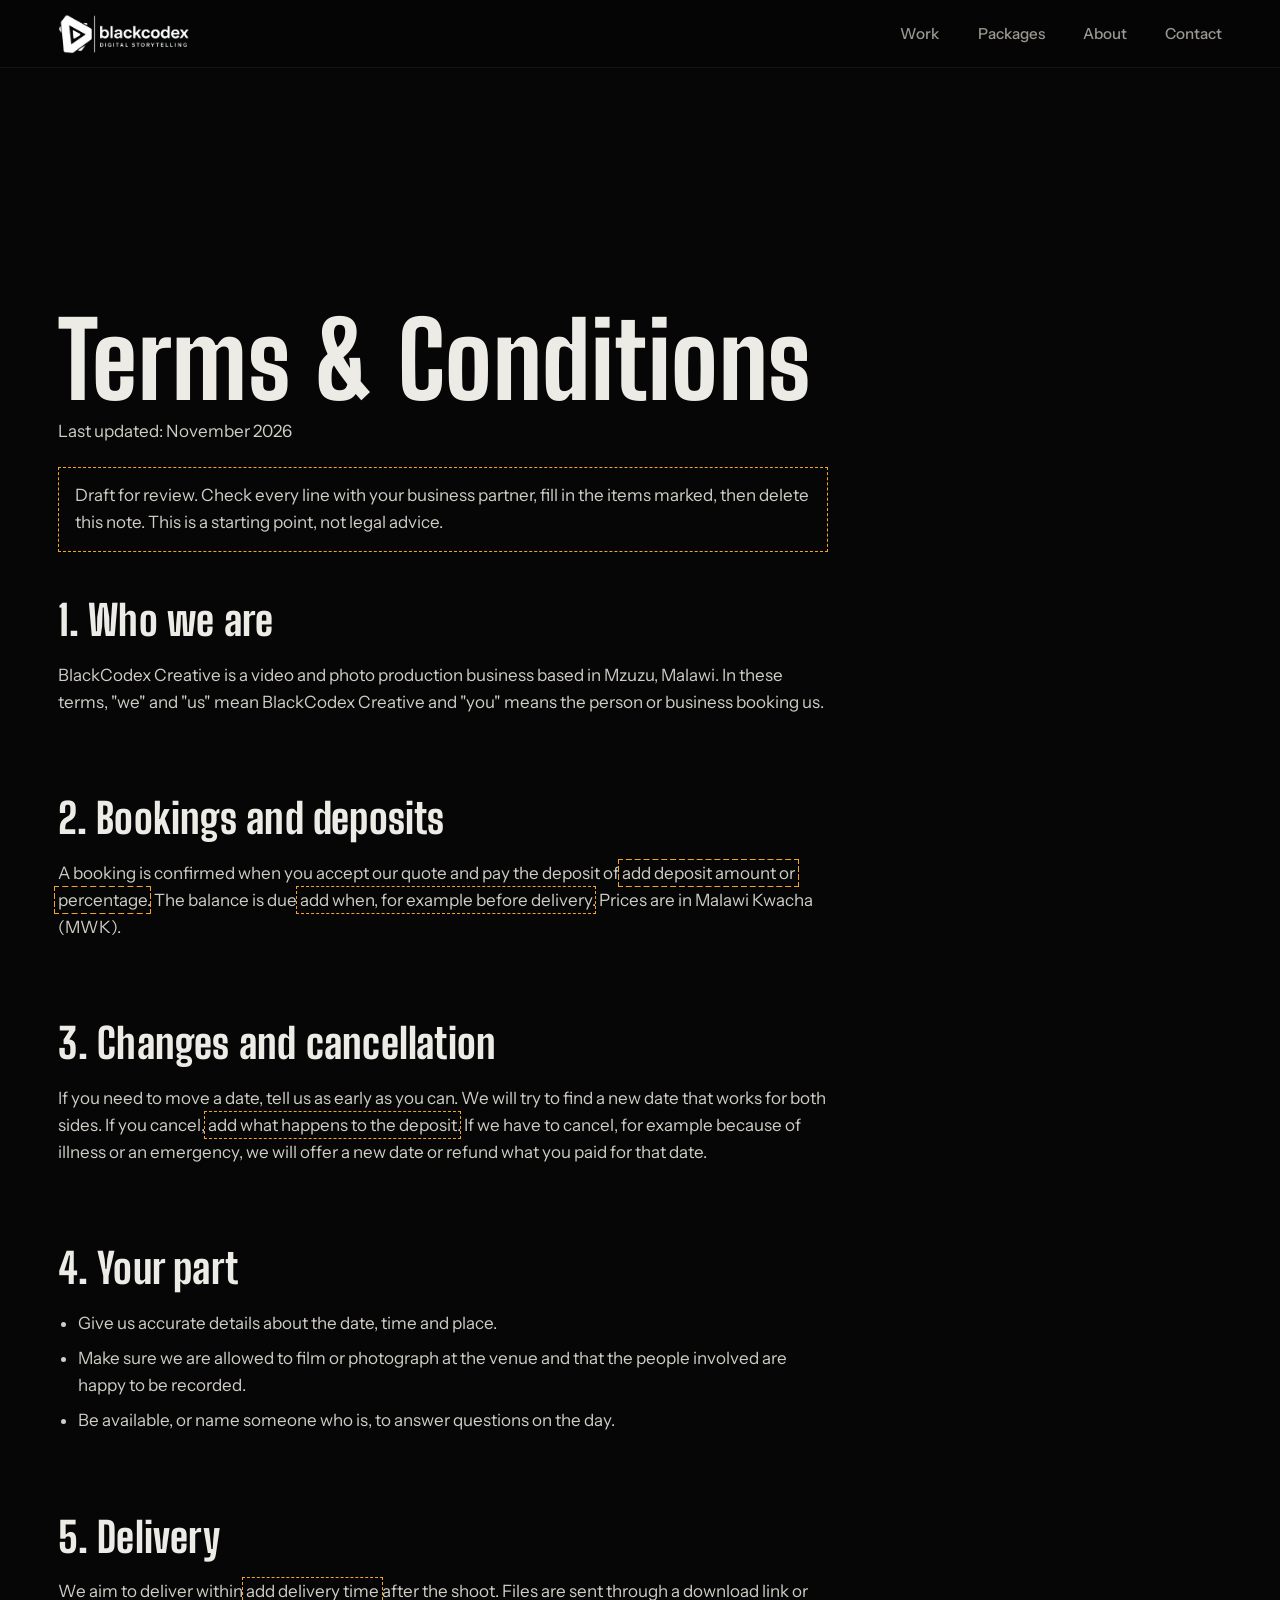
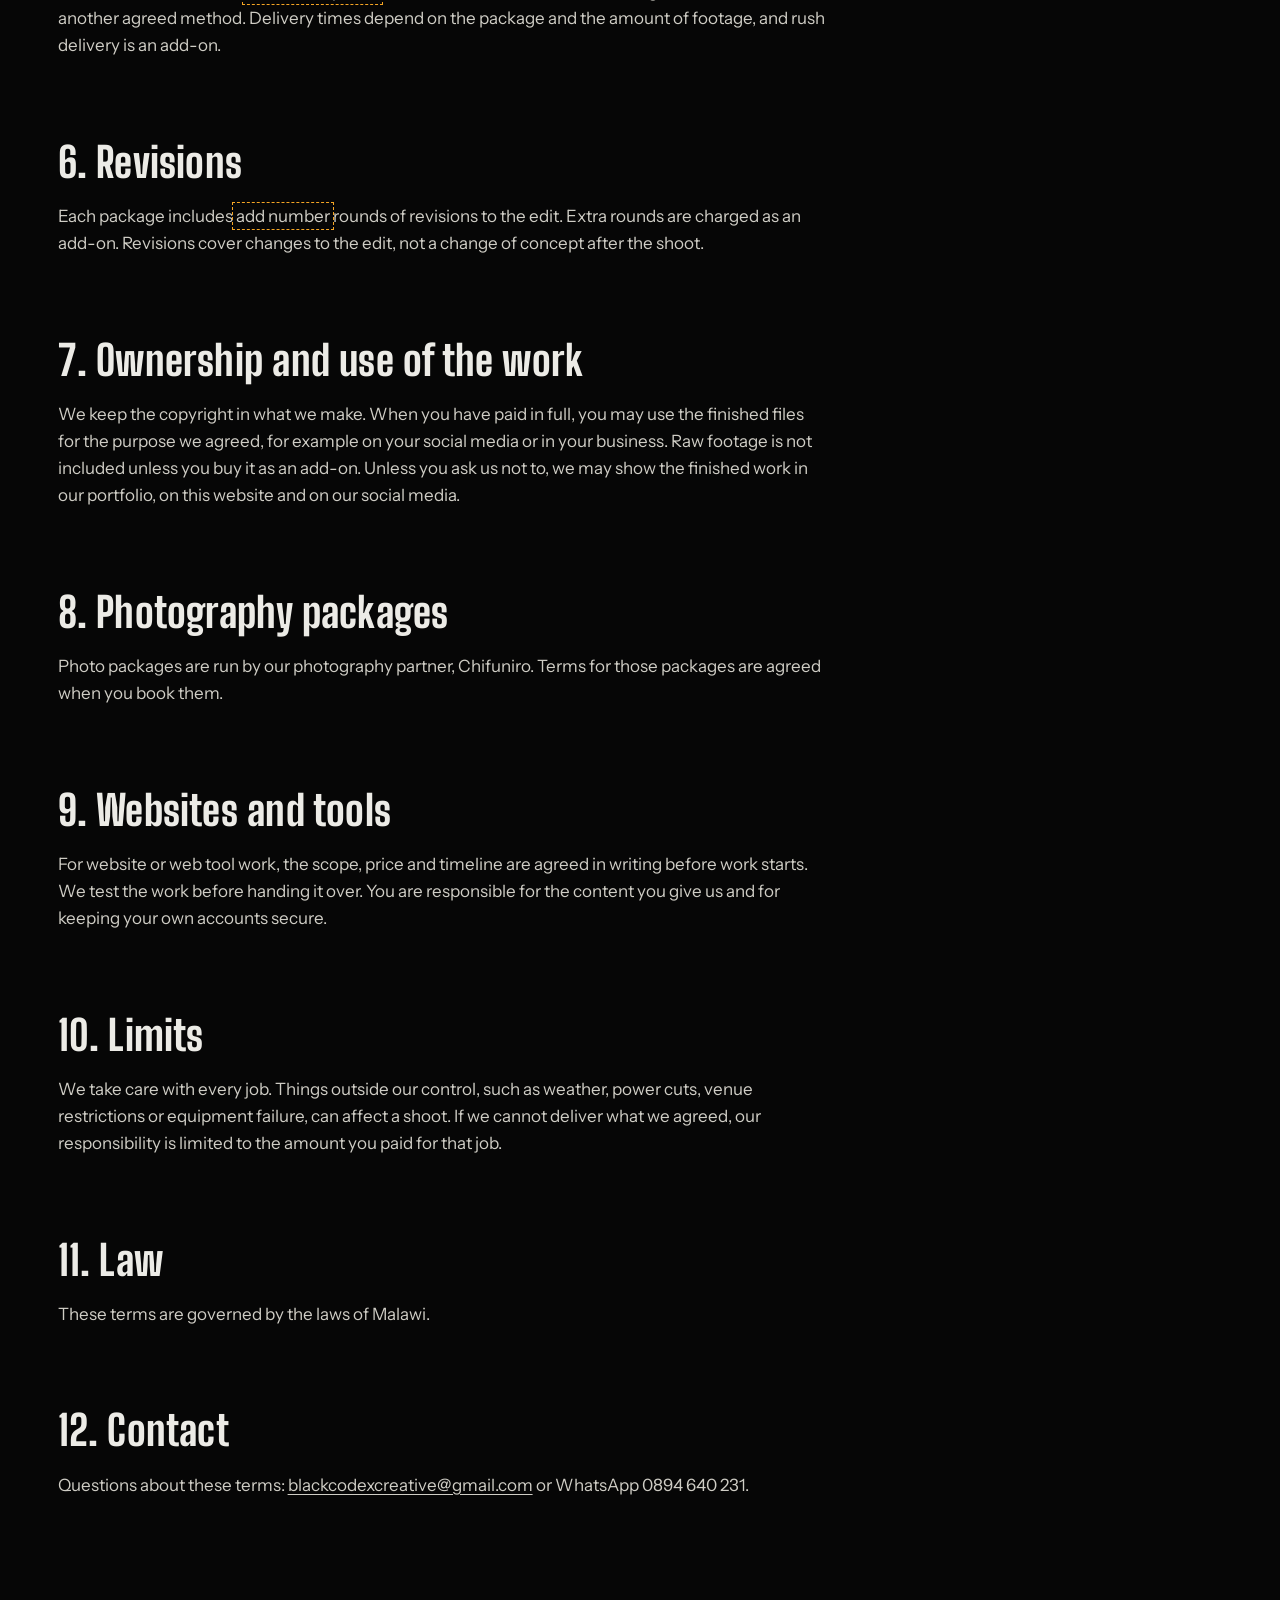
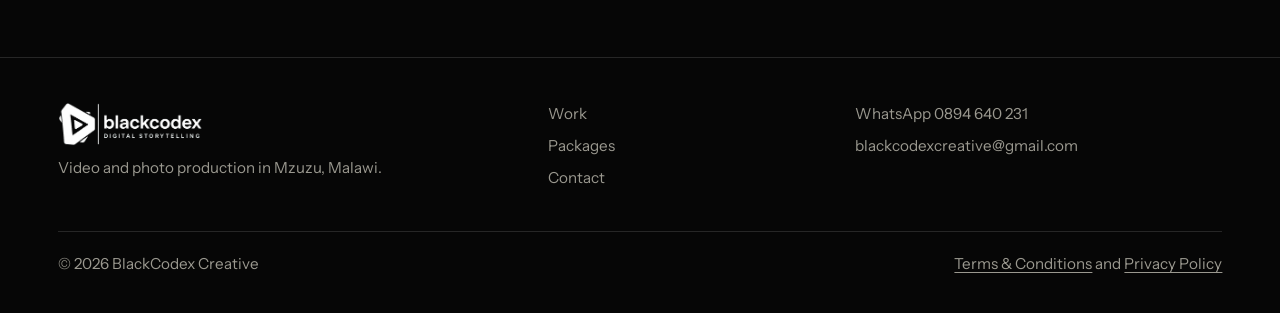
<file: terms.html>
<!doctype html>
<html lang="en">
<head>
<meta charset="utf-8">
<meta name="viewport" content="width=device-width, initial-scale=1">
<title>Terms &amp; Conditions | BlackCodex Creative</title>
<meta name="description" content="Terms and conditions for booking BlackCodex Creative video, photo and web services.">
<meta http-equiv="Content-Security-Policy" content="default-src 'none'; script-src 'self'; style-src 'self'; img-src 'self' data:; font-src 'self'; connect-src 'self'; media-src 'self'; frame-src https://www.youtube-nocookie.com; base-uri 'none'; form-action 'none'; object-src 'none'">
<meta name="referrer" content="strict-origin-when-cross-origin">
<meta name="color-scheme" content="dark">
<meta name="theme-color" content="#060606">

<link rel="canonical" href="https://lau101-ui.github.io/BlackCodex-/terms.html">
<link rel="icon" href="favicon-32.png" sizes="32x32" type="image/png">
<link rel="apple-touch-icon" href="apple-touch-icon.png">
<meta property="og:type" content="website">
<meta property="og:site_name" content="BlackCodex Creative">
<meta property="og:title" content="Terms &amp; Conditions | BlackCodex Creative">
<meta property="og:description" content="Terms and conditions for booking BlackCodex Creative video, photo and web services.">
<meta property="og:url" content="https://lau101-ui.github.io/BlackCodex-/terms.html">
<meta property="og:image" content="https://lau101-ui.github.io/BlackCodex-/og.jpg">
<meta name="twitter:card" content="summary_large_image">
<link rel="preload" href="big-shoulders-display-latin-wght-normal.woff2" as="font" type="font/woff2" crossorigin>
<link rel="stylesheet" href="style.css">
<script type="module" src="main.js"></script>
</head>
<body>
<a class="skip" href="#main">Skip to content</a>
<header class="site-header">
<div class="wrap">
<a class="brand" href="index.html"><img src="logo-white.png" alt="BlackCodex Creative" width="137" height="40"></a>
<button class="menu-btn" type="button" aria-expanded="false" aria-controls="site-nav">Menu</button>
<nav id="site-nav" class="site-nav" aria-label="Main">
<ul>
<li><a href="work.html">Work</a></li>
<li><a href="packages.html">Packages</a></li>
<li><a href="index.html#about">About</a></li>
<li><a href="contact.html">Contact</a></li>
</ul>
</nav>
</div>
</header>
<main id="main">
<div class="page-top">
<section class="section">
<div class="wrap">
<article class="prose">
<h1 class="page-title">Terms &amp; Conditions</h1>
<p class="updated">Last updated: November 2026</p>
<p class="review-note">Draft for review. Check every line with your business partner, fill in the items marked, then delete this note. This is a starting point, not legal advice.</p>

<h2>1. Who we are</h2>
<p>BlackCodex Creative is a video and photo production business based in Mzuzu, Malawi. In these terms, "we" and "us" mean BlackCodex Creative and "you" means the person or business booking us.</p>

<h2>2. Bookings and deposits</h2>
<p>A booking is confirmed when you accept our quote and pay the deposit of <span class="todo">add deposit amount or percentage</span>. The balance is due <span class="todo">add when, for example before delivery</span>. Prices are in Malawi Kwacha (MWK).</p>

<h2>3. Changes and cancellation</h2>
<p>If you need to move a date, tell us as early as you can. We will try to find a new date that works for both sides. If you cancel, <span class="todo">add what happens to the deposit</span>. If we have to cancel, for example because of illness or an emergency, we will offer a new date or refund what you paid for that date.</p>

<h2>4. Your part</h2>
<ul>
<li>Give us accurate details about the date, time and place.</li>
<li>Make sure we are allowed to film or photograph at the venue and that the people involved are happy to be recorded.</li>
<li>Be available, or name someone who is, to answer questions on the day.</li>
</ul>

<h2>5. Delivery</h2>
<p>We aim to deliver within <span class="todo">add delivery time</span> after the shoot. Files are sent through a download link or another agreed method. Delivery times depend on the package and the amount of footage, and rush delivery is an add-on.</p>

<h2>6. Revisions</h2>
<p>Each package includes <span class="todo">add number</span> rounds of revisions to the edit. Extra rounds are charged as an add-on. Revisions cover changes to the edit, not a change of concept after the shoot.</p>

<h2>7. Ownership and use of the work</h2>
<p>We keep the copyright in what we make. When you have paid in full, you may use the finished files for the purpose we agreed, for example on your social media or in your business. Raw footage is not included unless you buy it as an add-on. Unless you ask us not to, we may show the finished work in our portfolio, on this website and on our social media.</p>

<h2>8. Photography packages</h2>
<p>Photo packages are run by our photography partner, Chifuniro. Terms for those packages are agreed when you book them.</p>

<h2>9. Websites and tools</h2>
<p>For website or web tool work, the scope, price and timeline are agreed in writing before work starts. We test the work before handing it over. You are responsible for the content you give us and for keeping your own accounts secure.</p>

<h2>10. Limits</h2>
<p>We take care with every job. Things outside our control, such as weather, power cuts, venue restrictions or equipment failure, can affect a shoot. If we cannot deliver what we agreed, our responsibility is limited to the amount you paid for that job.</p>

<h2>11. Law</h2>
<p>These terms are governed by the laws of Malawi.</p>

<h2>12. Contact</h2>
<p>Questions about these terms: <a href="mailto:blackcodexcreative@gmail.com">blackcodexcreative@gmail.com</a> or WhatsApp 0894 640 231.</p>
</article>
</div>
</section>
</div>
</main>
<footer class="site-footer">
<div class="wrap">
<div class="foot">
<div>
<a class="brand" href="index.html"><img src="logo-white.png" alt="BlackCodex Creative" width="150" height="44"></a>
<p>Video and photo production in Mzuzu, Malawi.</p>
</div>
<div>
<ul>
<li><a href="work.html">Work</a></li>
<li><a href="packages.html">Packages</a></li>
<li><a href="contact.html">Contact</a></li>
</ul>
</div>
<div>
<ul>
<li><a href="https://wa.me/265894640231?text=Hello%20BlackCodex%20Creative%2C%20I%20would%20like%20to%20book%20a%20shoot." rel="noopener noreferrer">WhatsApp 0894 640 231</a></li>
<li><a href="mailto:blackcodexcreative@gmail.com">blackcodexcreative@gmail.com</a></li>
</ul>
</div>
</div>
<div class="legal-line">
<span>&copy; <span data-year>2026</span> BlackCodex Creative</span>
<span><a href="terms.html">Terms &amp; Conditions</a> and <a href="privacy.html">Privacy Policy</a></span>
</div>
</div>
</footer>
</body>
</html>
</file>
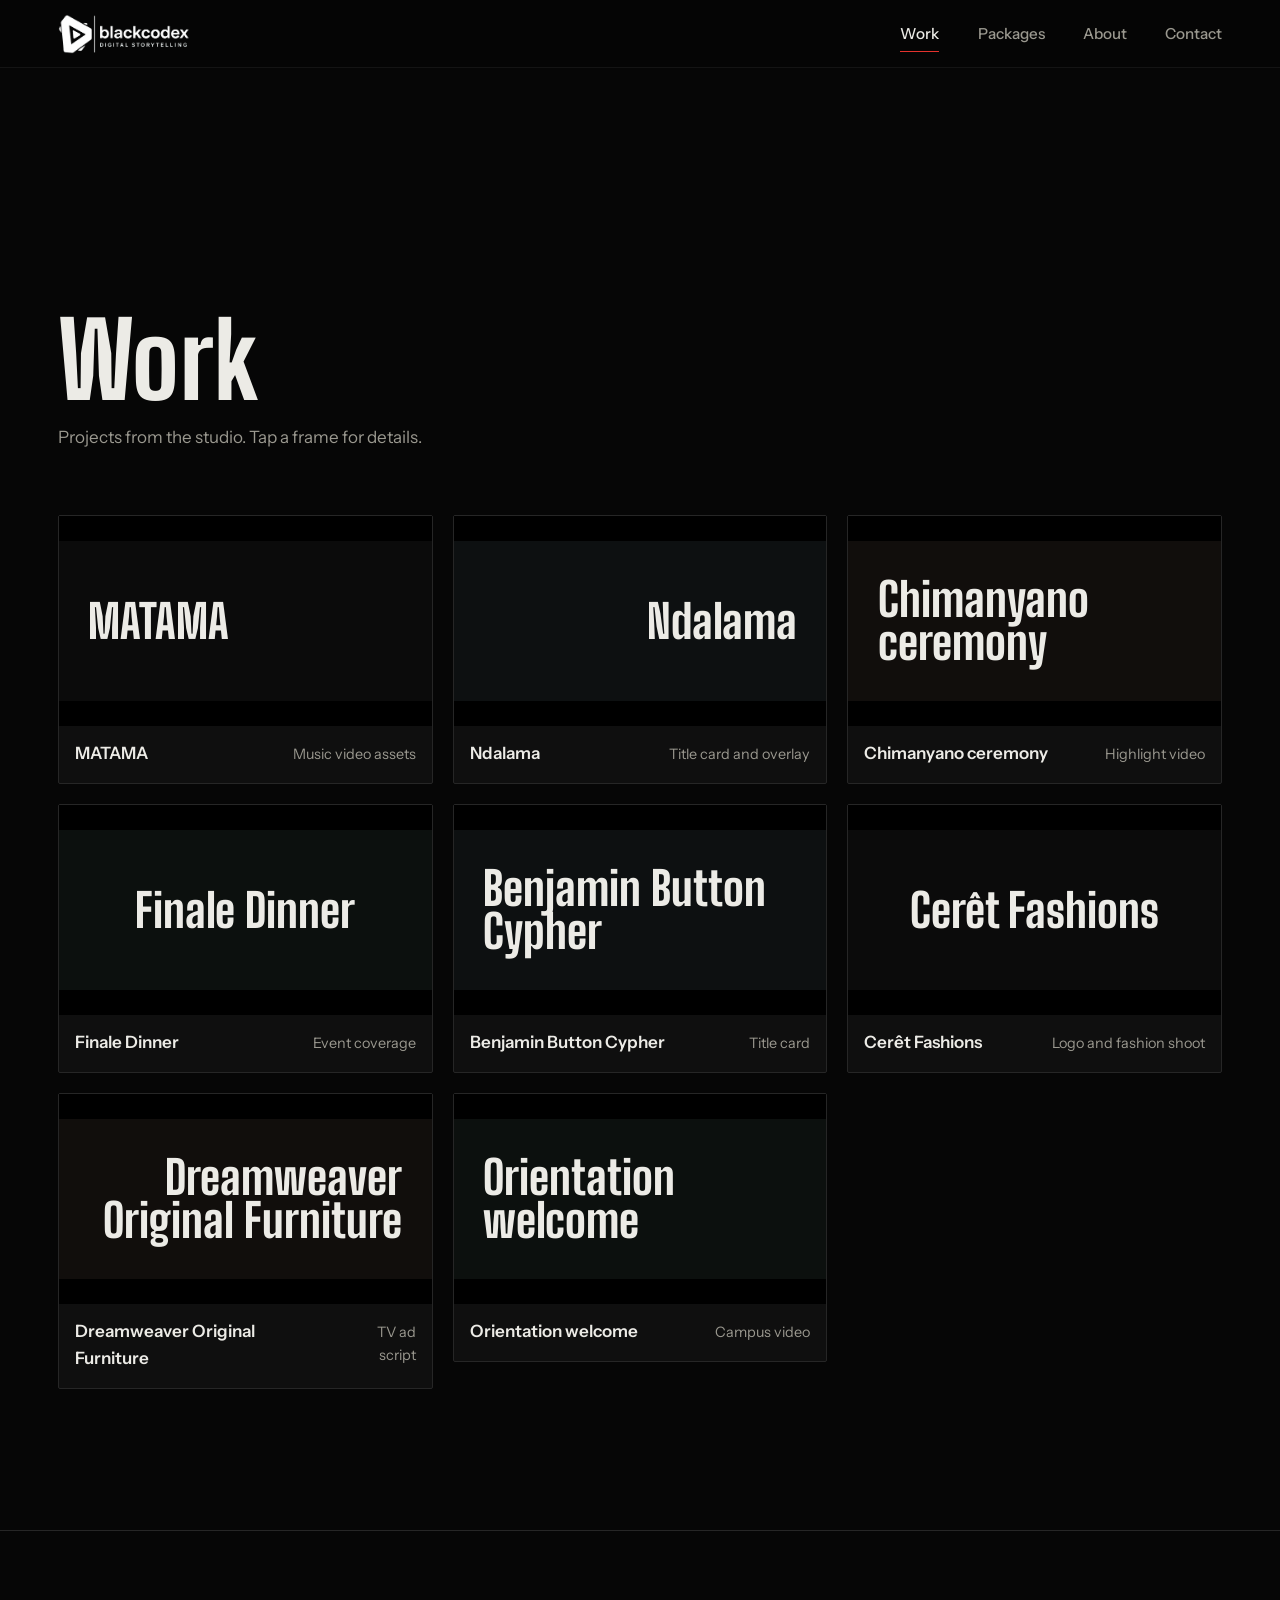
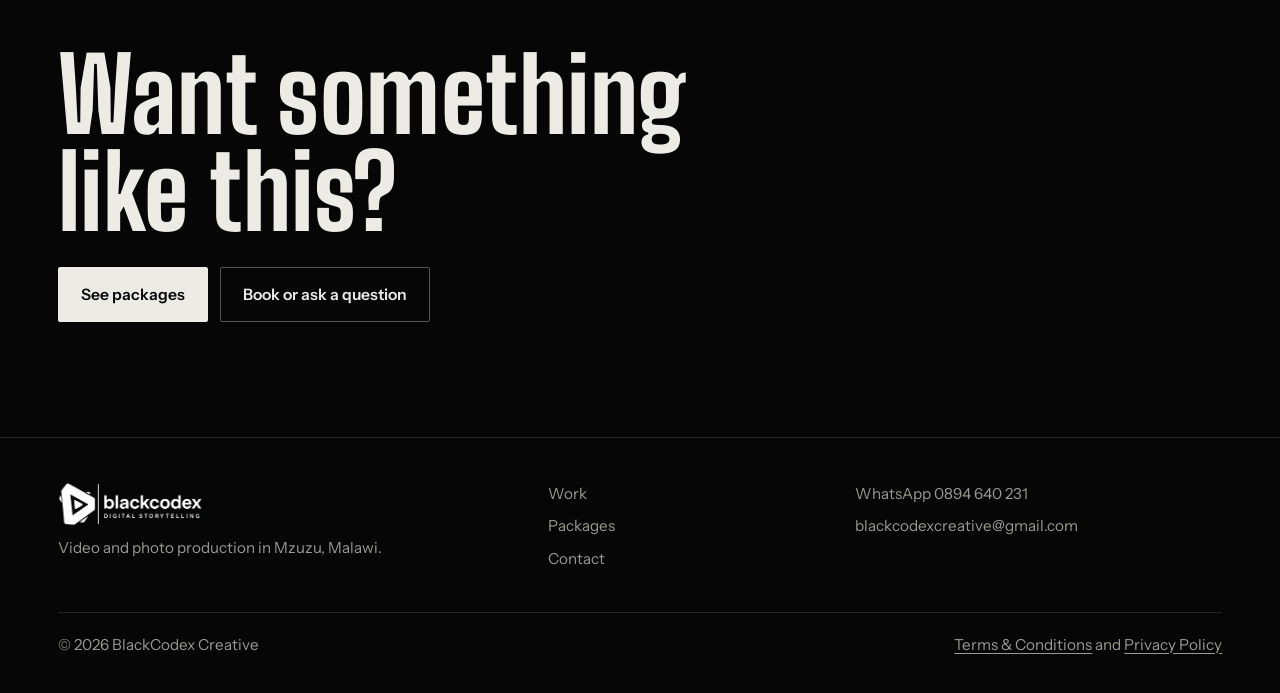
<file: work.html>
<!doctype html>
<html lang="en">
<head>
<meta charset="utf-8">
<meta name="viewport" content="width=device-width, initial-scale=1">
<title>Work | BlackCodex Creative</title>
<meta name="description" content="Selected BlackCodex Creative projects: music video assets, event coverage, highlight videos, branding and campus video in Mzuzu, Malawi.">
<meta http-equiv="Content-Security-Policy" content="default-src 'none'; script-src 'self'; style-src 'self'; img-src 'self' data:; font-src 'self'; connect-src 'self'; media-src 'self'; frame-src https://www.youtube-nocookie.com; base-uri 'none'; form-action 'none'; object-src 'none'">
<meta name="referrer" content="strict-origin-when-cross-origin">
<meta name="color-scheme" content="dark">
<meta name="theme-color" content="#060606">

<link rel="canonical" href="https://lau101-ui.github.io/BlackCodex-/work.html">
<link rel="icon" href="favicon-32.png" sizes="32x32" type="image/png">
<link rel="apple-touch-icon" href="apple-touch-icon.png">
<meta property="og:type" content="website">
<meta property="og:site_name" content="BlackCodex Creative">
<meta property="og:title" content="Work | BlackCodex Creative">
<meta property="og:description" content="Selected BlackCodex Creative projects: music video assets, event coverage, highlight videos, branding and campus video in Mzuzu, Malawi.">
<meta property="og:url" content="https://lau101-ui.github.io/BlackCodex-/work.html">
<meta property="og:image" content="https://lau101-ui.github.io/BlackCodex-/og.jpg">
<meta name="twitter:card" content="summary_large_image">
<link rel="preload" href="big-shoulders-display-latin-wght-normal.woff2" as="font" type="font/woff2" crossorigin>
<link rel="stylesheet" href="style.css">
<script type="module" src="main.js"></script>
</head>
<body>
<a class="skip" href="#main">Skip to content</a>
<header class="site-header">
<div class="wrap">
<a class="brand" href="index.html"><img src="logo-white.png" alt="BlackCodex Creative" width="137" height="40"></a>
<button class="menu-btn" type="button" aria-expanded="false" aria-controls="site-nav">Menu</button>
<nav id="site-nav" class="site-nav" aria-label="Main">
<ul>
<li><a href="work.html" aria-current="page">Work</a></li>
<li><a href="packages.html">Packages</a></li>
<li><a href="index.html#about">About</a></li>
<li><a href="contact.html">Contact</a></li>
</ul>
</nav>
</div>
</header>
<main id="main">
<div class="page-top">
<section class="section" aria-labelledby="work-title">
<div class="wrap">
<div class="section-head">
<h1 id="work-title" class="page-title">Work</h1>
<p>Projects from the studio. Tap a frame for details.</p>
</div>
<ul class="frames">
<li><button class="frame" type="button" data-project="matama" data-title="MATAMA" data-type="Music video assets" data-desc="Title card and a full asset suite for the track MATAMA by Trapizo and Grandson, produced under VØ Records." data-video="">
<span class="frame-art" data-tone="a" data-align="left"><span class="frame-title">MATAMA</span></span>
<span class="frame-cap"><strong>MATAMA</strong><span>Music video assets</span></span>
</button></li>
<li><button class="frame" type="button" data-project="ndalama" data-title="Ndalama" data-type="Title card and overlay" data-desc="Music video title card and a transparent overlay for Ndalama by Stag C, produced for VØ Records." data-video="">
<span class="frame-art" data-tone="b" data-align="right"><span class="frame-title">Ndalama</span></span>
<span class="frame-cap"><strong>Ndalama</strong><span>Title card and overlay</span></span>
</button></li>
<li><button class="frame" type="button" data-project="chimanyano" data-title="Chimanyano ceremony" data-type="Highlight video" data-desc="A highlight video of a Chimanyano ceremony." data-video="">
<span class="frame-art" data-tone="c" data-align="left"><span class="frame-title">Chimanyano ceremony</span></span>
<span class="frame-cap"><strong>Chimanyano ceremony</strong><span>Highlight video</span></span>
</button></li>
<li><button class="frame" type="button" data-project="finale-dinner" data-title="Finale Dinner" data-type="Event coverage" data-desc="Event coverage of the Mzuzu University Finale Dinner, delivered as a content package." data-video="">
<span class="frame-art" data-tone="d" data-align="center"><span class="frame-title">Finale Dinner</span></span>
<span class="frame-cap"><strong>Finale Dinner</strong><span>Event coverage</span></span>
</button></li>
<li><button class="frame" type="button" data-project="cypher" data-title="Benjamin Button Cypher" data-type="Title card" data-desc="Title card for a hip-hop cypher with a seven-artist lineup in Mzuzu." data-video="">
<span class="frame-art" data-tone="b" data-align="left"><span class="frame-title">Benjamin Button Cypher</span></span>
<span class="frame-cap"><strong>Benjamin Button Cypher</strong><span>Title card</span></span>
</button></li>
<li><button class="frame" type="button" data-project="cerets" data-title="Cerêt Fashions" data-type="Logo and fashion shoot" data-desc="A logo finalized over several design rounds, and a fashion shoot for Cerêt Fashions." data-video="">
<span class="frame-art" data-tone="a" data-align="center"><span class="frame-title">Cerêt Fashions</span></span>
<span class="frame-cap"><strong>Cerêt Fashions</strong><span>Logo and fashion shoot</span></span>
</button></li>
<li><button class="frame" type="button" data-project="dreamweaver" data-title="Dreamweaver Original Furniture" data-type="TV ad script" data-desc="Voiceover script for a TV advertisement for Dreamweaver Original Furniture." data-video="">
<span class="frame-art" data-tone="c" data-align="right"><span class="frame-title">Dreamweaver Original Furniture</span></span>
<span class="frame-cap"><strong>Dreamweaver Original Furniture</strong><span>TV ad script</span></span>
</button></li>
<li><button class="frame" type="button" data-project="orientation" data-title="Orientation welcome" data-type="Campus video" data-desc="A welcome video for first-year students joining Mzuzu University." data-video="">
<span class="frame-art" data-tone="d" data-align="left"><span class="frame-title">Orientation welcome</span></span>
<span class="frame-cap"><strong>Orientation welcome</strong><span>Campus video</span></span>
</button></li>
</ul>
</div>
</section>
</div>
<section class="cta" aria-labelledby="cta-title">
<div class="wrap">
<h2 id="cta-title">Want something like this?</h2>
<div class="actions">
<a class="btn" href="packages.html">See packages</a>
<a class="btn btn-ghost" href="contact.html">Book or ask a question</a>
</div>
</div>
</section>
</main>
<dialog id="project-dialog" aria-labelledby="dlg-title">
<h2 id="dlg-title" data-dialog-title></h2>
<p class="type" data-dialog-type></p>
<div data-dialog-video></div>
<p data-dialog-desc></p>
<div class="actions">
<a class="btn" href="contact.html">Book something similar</a>
<button class="btn btn-ghost" type="button" data-dialog-close>Close</button>
</div>
</dialog>
<footer class="site-footer">
<div class="wrap">
<div class="foot">
<div>
<a class="brand" href="index.html"><img src="logo-white.png" alt="BlackCodex Creative" width="150" height="44"></a>
<p>Video and photo production in Mzuzu, Malawi.</p>
</div>
<div>
<ul>
<li><a href="work.html">Work</a></li>
<li><a href="packages.html">Packages</a></li>
<li><a href="contact.html">Contact</a></li>
</ul>
</div>
<div>
<ul>
<li><a href="https://wa.me/265894640231?text=Hello%20BlackCodex%20Creative%2C%20I%20would%20like%20to%20book%20a%20shoot." rel="noopener noreferrer">WhatsApp 0894 640 231</a></li>
<li><a href="mailto:blackcodexcreative@gmail.com">blackcodexcreative@gmail.com</a></li>
</ul>
</div>
</div>
<div class="legal-line">
<span>&copy; <span data-year>2026</span> BlackCodex Creative</span>
<span><a href="terms.html">Terms &amp; Conditions</a> and <a href="privacy.html">Privacy Policy</a></span>
</div>
</div>
</footer>
</body>
</html>
</file>
<file: style.css>
/* BlackCodex Creative. Self-hosted fonts, no external requests. */

@font-face {
  font-family: "Big Shoulders Display";
  src: url("big-shoulders-display-latin-wght-normal.woff2") format("woff2");
  font-weight: 100 900;
  font-display: swap;
}
@font-face {
  font-family: "Instrument Sans";
  src: url("instrument-sans-latin-wght-normal.woff2") format("woff2");
  font-weight: 400 700;
  font-display: swap;
}

:root {
  --bg: #060606;
  --surface: #0f0f0f;
  --line: #262626;
  --text: #ecebe6;
  --muted: #9a988f;
  --rec: #e5322d;
  --warn: #f5a524;
  --display: "Big Shoulders Display", "Arial Narrow", Impact, sans-serif;
  --body: "Instrument Sans", system-ui, -apple-system, "Segoe UI", Roboto, sans-serif;
  --pad: clamp(20px, 4.5vw, 64px);
  --max: 1280px;
  --header-h: 68px;
}

*, *::before, *::after { box-sizing: border-box; }
html { color-scheme: dark; scroll-behavior: smooth; -webkit-text-size-adjust: 100%; }
body {
  margin: 0;
  background: var(--bg);
  color: var(--text);
  font: 400 1.0625rem/1.6 var(--body);
  min-height: 100vh;
  display: flex;
  flex-direction: column;
}
main { flex: 1; }
img, svg, canvas { display: block; max-width: 100%; }
a { color: inherit; text-underline-offset: 0.2em; }
a:hover { color: #fff; }
p { margin: 0 0 1em; }
h1, h2, h3 { font-family: var(--display); font-weight: 800; line-height: 0.95; margin: 0; letter-spacing: 0.005em; }
ul { margin: 0; padding: 0; list-style: none; }
button, input, select, textarea { font: inherit; color: inherit; }

:focus-visible { outline: 2px solid var(--rec); outline-offset: 3px; }
.skip { position: absolute; left: -999px; top: 8px; background: var(--text); color: var(--bg); padding: 10px 14px; z-index: 100; }
.skip:focus { left: 8px; }

.wrap { width: 100%; max-width: var(--max); margin: 0 auto; padding-inline: var(--pad); }

/* Placeholders to replace before launch */
.todo { outline: 1px dashed var(--warn); outline-offset: 3px; }

/* Header */
.site-header {
  position: fixed; inset: 0 0 auto 0; z-index: 50;
  height: var(--header-h);
  border-bottom: 1px solid rgba(255, 255, 255, 0.06);
}
/* The blur lives on a pseudo-element: backdrop-filter on the header itself would trap the
   fixed mobile menu inside the 68px header and let it spill over the page. */
.site-header::before {
  content: ""; position: absolute; inset: 0; z-index: -1;
  background: rgba(6, 6, 6, 0.86);
  -webkit-backdrop-filter: blur(10px);
  backdrop-filter: blur(10px);
}
.site-header .wrap { height: 100%; display: flex; align-items: center; justify-content: space-between; gap: 24px; }
.brand { font-family: var(--display); font-weight: 800; font-size: 1.6rem; text-decoration: none; letter-spacing: 0.01em; display: inline-flex; align-items: center; gap: 10px; }
.brand-dot { width: 9px; height: 9px; background: var(--rec); border-radius: 50%; }
.site-nav ul { display: flex; gap: clamp(18px, 3vw, 40px); }
.site-nav a { text-decoration: none; font-weight: 500; font-size: 0.95rem; color: var(--muted); padding: 8px 0; border-bottom: 1px solid transparent; }
.site-nav a:hover, .site-nav a[aria-current="page"] { color: var(--text); border-bottom-color: var(--rec); }
.menu-btn { display: none; background: none; border: 1px solid var(--line); border-radius: 2px; padding: 8px 14px; cursor: pointer; font-weight: 500; }

@media (max-width: 820px) {
  .js .menu-btn { display: block; }
  .js .site-nav {
    display: none; position: fixed; inset: var(--header-h) 0 0 0;
    background: var(--bg); padding: 28px var(--pad);
  }
  .js.nav-open .site-nav { display: block; overflow-y: auto; z-index: 60; }
  .js.nav-open { overflow: hidden; }
  .js .site-nav ul { flex-direction: column; gap: 4px; }
  .js .site-nav a { display: block; font-family: var(--display); font-weight: 800; font-size: 2.6rem; line-height: 1.1; color: var(--text); border: 0; padding: 8px 0; }
  .site-nav ul { flex-wrap: wrap; gap: 6px 18px; }
}

/* Buttons */
.btn {
  display: inline-block; text-decoration: none; cursor: pointer;
  padding: 14px 22px; border-radius: 2px; font-weight: 600; font-size: 0.98rem;
  border: 1px solid var(--text); background: var(--text); color: var(--bg);
  transition: background 0.15s, color 0.15s, border-color 0.15s;
}
.btn:hover { background: #fff; color: #000; }
.btn-ghost { background: transparent; color: var(--text); border-color: #555; }
.btn-ghost:hover { background: transparent; color: #fff; border-color: var(--text); }
.actions { display: flex; flex-wrap: wrap; gap: 12px; }

/* Hero */
.hero {
  position: relative; min-height: 100vh; min-height: 100svh;
  display: flex; align-items: flex-end;
  padding: calc(var(--header-h) + 24px) 0 clamp(28px, 5vh, 56px);
  overflow: hidden;
}
.lens-wrap {
  position: absolute; z-index: 0;
  right: max(-6vw, -80px); top: 50%;
  width: min(82vh, 62vw); aspect-ratio: 1;
  transform: translateY(-48%);
}
.lens-fallback, #lens-canvas { position: absolute; inset: 0; width: 100%; height: 100%; }
#lens-canvas { opacity: 0; transition: opacity 0.6s; cursor: grab; touch-action: pan-y; }
#lens-canvas.is-dragging { cursor: grabbing; }
.webgl-ready #lens-canvas { opacity: 1; }
.lens-fallback { transition: opacity 0.4s; }
.webgl-ready .lens-fallback { opacity: 0; pointer-events: none; }

.hero .wrap { position: relative; z-index: 2; pointer-events: none; }
.hero .wrap > * { pointer-events: auto; }
.hero-title { font-size: clamp(3.4rem, 12.5vw, 10.5rem); max-width: 9ch; }
.hero-title .line { display: block; overflow: hidden; padding-bottom: 0.04em; }
.hero-lede { max-width: 38ch; margin: 22px 0 26px; color: var(--muted); font-size: clamp(1rem, 1.6vw, 1.2rem); }
.hero-lede strong { color: var(--text); font-weight: 600; }

.stops { margin-top: 34px; visibility: hidden; }
.webgl-ready .stops { visibility: visible; }
.stops-label { color: var(--muted); font-size: 0.9rem; margin-bottom: 10px; }
.stops-row { display: flex; flex-wrap: wrap; gap: 8px; }
.stops button {
  background: transparent; border: 1px solid var(--line); border-radius: 2px;
  padding: 8px 14px; cursor: pointer; font-weight: 500; font-variant-numeric: tabular-nums; color: var(--muted);
}
.stops button:hover { color: var(--text); border-color: #555; }
.stops button[aria-pressed="true"] { color: var(--text); border-color: var(--rec); }

@media (max-width: 760px) {
  .hero { align-items: flex-end; }
  .lens-wrap { right: 50%; transform: translateX(50%); top: calc(var(--header-h) + 6px); width: min(92vw, 46vh); }
  .hero-title { max-width: 12ch; font-size: clamp(3rem, 15vw, 5rem); }
}

/* One orchestrated moment on load: the title rises while the iris opens */
@media (prefers-reduced-motion: no-preference) {
  .js .hero-title .line > span { display: inline-block; transform: translateY(108%); animation: rise 0.95s cubic-bezier(0.2, 0.7, 0.2, 1) forwards; }
  .js .hero-title .line:nth-child(1) > span { animation-delay: 0.25s; }
  .js .hero-title .line:nth-child(2) > span { animation-delay: 0.35s; }
  .js .hero-title .line:nth-child(3) > span { animation-delay: 0.45s; }
  .js .hero-title .line:nth-child(4) > span { animation-delay: 0.55s; }
}
@keyframes rise { to { transform: translateY(0); } }

/* Sections */
.section { padding-block: clamp(72px, 11vw, 150px); }
.section + .section { border-top: 1px solid var(--line); }
.section-head { display: grid; gap: 14px; margin-bottom: clamp(32px, 5vw, 64px); max-width: 60ch; }
.section-head h2 { font-size: clamp(2.6rem, 7vw, 5.2rem); }
.section-head p { color: var(--muted); margin: 0; }
.page-top { padding-top: calc(var(--header-h) + clamp(48px, 8vw, 110px)); }

/* Services: a list, so rows with dividers */
.rows { border-top: 1px solid var(--line); }
.row { display: grid; grid-template-columns: minmax(0, 5fr) minmax(0, 7fr); gap: 24px 48px; padding: clamp(24px, 3.5vw, 44px) 0; border-bottom: 1px solid var(--line); }
.row h3 { font-size: clamp(2rem, 4.4vw, 3.4rem); }
.row p { margin: 0; color: var(--muted); max-width: 58ch; }
.row p + p { margin-top: 0.8em; }
@media (max-width: 760px) { .row { grid-template-columns: 1fr; gap: 12px; } }

/* Work: contact-sheet frames */
.frames { display: grid; grid-template-columns: repeat(auto-fill, minmax(min(100%, 300px), 1fr)); gap: 20px; }
.frame { display: block; width: 100%; padding: 0; text-align: left; background: var(--surface); border: 1px solid var(--line); border-radius: 2px; cursor: pointer; color: var(--text); }
.frame:hover { border-color: #555; }
.frame:hover .frame-art { outline: 1px solid var(--rec); outline-offset: -1px; }
.frame-art { position: relative; aspect-ratio: 16 / 9; display: flex; align-items: center; padding: 0 8%; background: #0b0b0b; overflow: hidden; }
.frame-art::before, .frame-art::after { content: ""; position: absolute; left: 0; right: 0; height: 12%; background: #000; }
.frame-art::before { top: 0; }
.frame-art::after { bottom: 0; }
.frame-art[data-tone="b"] { background: #0d1011; }
.frame-art[data-tone="c"] { background: #110e0c; }
.frame-art[data-tone="d"] { background: #0c100e; }
.frame-art[data-align="center"] { justify-content: center; text-align: center; }
.frame-art[data-align="right"] { justify-content: flex-end; text-align: right; }
.frame-title { font-family: var(--display); font-weight: 800; font-size: clamp(1.9rem, 4.2vw, 2.9rem); line-height: 0.92; position: relative; z-index: 1; }
.frame-cap { display: flex; justify-content: space-between; align-items: baseline; gap: 14px; padding: 14px 16px 16px; }
.frame-cap strong { font-weight: 600; }
.frame-cap span { color: var(--muted); font-size: 0.9rem; text-align: right; }
.more { margin-top: 36px; }

/* Things I build */
.builds { display: grid; grid-template-columns: repeat(auto-fit, minmax(min(100%, 340px), 1fr)); gap: 20px; }
.build { border: 1px solid var(--line); border-radius: 2px; padding: clamp(22px, 3vw, 34px); background: var(--surface); }
.build h3 { font-size: 2.2rem; margin-bottom: 10px; }
.build p { color: var(--muted); margin-bottom: 1em; }
.build .status { font-weight: 600; color: var(--text); }

/* About */
.about { display: grid; grid-template-columns: minmax(0, 5fr) minmax(0, 7fr); gap: 32px clamp(32px, 6vw, 96px); }
.about h2 { font-size: clamp(2.6rem, 7vw, 5.2rem); }
.about p { max-width: 60ch; }
.facts { margin-top: 28px; border-top: 1px solid var(--line); }
.facts li { display: grid; grid-template-columns: 9rem 1fr; gap: 16px; padding: 14px 0; border-bottom: 1px solid var(--line); }
.facts li span:first-child { color: var(--muted); }
@media (max-width: 760px) { .about { grid-template-columns: 1fr; } .facts li { grid-template-columns: 1fr; gap: 2px; } }

/* Packages */
.tiers { display: grid; grid-template-columns: repeat(auto-fit, minmax(min(100%, 280px), 1fr)); gap: 20px; }
.tier { border: 1px solid var(--line); border-radius: 2px; padding: clamp(22px, 3vw, 34px); background: var(--surface); display: flex; flex-direction: column; }
.tier h3 { font-size: 2.6rem; }
.price { font-family: var(--display); font-weight: 800; font-size: 2.4rem; margin: 14px 0 18px; line-height: 1; }
.tier ul { margin-bottom: 26px; color: var(--muted); display: grid; gap: 10px; }
.tier ul li { padding-left: 18px; position: relative; }
.tier ul li::before { content: ""; position: absolute; left: 0; top: 0.72em; width: 8px; height: 1px; background: var(--rec); }
.tier .btn { margin-top: auto; text-align: center; }
.subhead { font-size: clamp(2rem, 4.5vw, 3.2rem); margin: clamp(56px, 8vw, 96px) 0 20px; }
.addons { border-top: 1px solid var(--line); }
.addons li { display: flex; justify-content: space-between; gap: 20px; padding: 16px 0; border-bottom: 1px solid var(--line); }
.addons li span:last-child { color: var(--muted); }
.steps { counter-reset: step; display: grid; gap: 0; border-top: 1px solid var(--line); }
.steps li { counter-increment: step; display: grid; grid-template-columns: 3rem 1fr; gap: 12px; padding: 18px 0; border-bottom: 1px solid var(--line); }
.steps li::before { content: counter(step); font-family: var(--display); font-weight: 800; font-size: 1.8rem; line-height: 1; color: var(--rec); }
.note { color: var(--muted); max-width: 62ch; }

/* Contact */
.contact-grid { display: grid; grid-template-columns: minmax(0, 5fr) minmax(0, 7fr); gap: 40px clamp(32px, 6vw, 96px); }
.contact-list { display: grid; gap: 22px; }
.contact-list dt { color: var(--muted); font-size: 0.92rem; }
.contact-list dd { margin: 2px 0 0; font-size: 1.15rem; }
form { display: grid; gap: 18px; }
label { display: grid; gap: 8px; font-weight: 500; }
input, select, textarea { width: 100%; background: var(--surface); border: 1px solid #333; border-radius: 2px; padding: 13px 14px; }
textarea { min-height: 140px; resize: vertical; }
input:hover, select:hover, textarea:hover { border-color: #555; }
.hint { color: var(--muted); font-size: 0.9rem; font-weight: 400; }
@media (max-width: 760px) { .contact-grid { grid-template-columns: 1fr; } }

/* Call to action band */
.cta { padding-block: clamp(64px, 9vw, 120px); border-top: 1px solid var(--line); }
.cta h2 { font-size: clamp(2.8rem, 8vw, 6.4rem); max-width: 14ch; margin-bottom: 26px; }

/* Footer */
.site-footer { border-top: 1px solid var(--line); padding-block: 44px 36px; color: var(--muted); font-size: 0.95rem; }
.foot { display: grid; grid-template-columns: minmax(0, 5fr) minmax(0, 3fr) minmax(0, 4fr); gap: 32px; }
.foot .brand { color: var(--text); margin-bottom: 10px; }
.foot ul { display: grid; gap: 8px; }
.foot a { text-decoration: none; }
.foot a:hover { color: var(--text); text-decoration: underline; }
.legal-line { margin-top: 36px; padding-top: 20px; border-top: 1px solid var(--line); display: flex; justify-content: space-between; flex-wrap: wrap; gap: 10px; }
@media (max-width: 760px) { .foot { grid-template-columns: 1fr; } }

/* Dialog */
dialog { background: var(--surface); color: var(--text); border: 1px solid #333; border-radius: 2px; width: min(640px, 92vw); padding: clamp(22px, 4vw, 36px); }
dialog::backdrop { background: rgba(0, 0, 0, 0.82); }
dialog h2 { font-size: clamp(2.2rem, 6vw, 3.4rem); margin-bottom: 6px; }
dialog .type { color: var(--muted); margin-bottom: 18px; }
dialog [data-dialog-video] iframe { width: 100%; aspect-ratio: 16 / 9; border: 0; margin: 4px 0 18px; background: #000; }
dialog [data-dialog-video]:empty { display: none; }

/* Legal and long text */
.prose { max-width: 70ch; }
.prose h2 { font-size: clamp(1.9rem, 4vw, 2.6rem); margin: 2em 0 0.5em; }
.prose h2:first-of-type { margin-top: 1.2em; }
.prose p, .prose li { color: #cfcdc5; }
.prose ul { margin: 0 0 1em; display: grid; gap: 8px; padding-left: 1.2em; list-style: disc; }
.updated { color: var(--muted); }
.review-note { border: 1px dashed var(--warn); padding: 14px 16px; margin: 22px 0 0; color: var(--text); }

@media (prefers-reduced-motion: reduce) {
  html { scroll-behavior: auto; }
  * { transition: none !important; }
}

/* Page titles */
.page-title { font-size: clamp(3rem, 9vw, 6.5rem); }
.prose .page-title { margin-bottom: 8px; }

/* Logo in header and footer */
.brand img { height: 40px; width: auto; }
.foot .brand img { height: 44px; }
</file>
